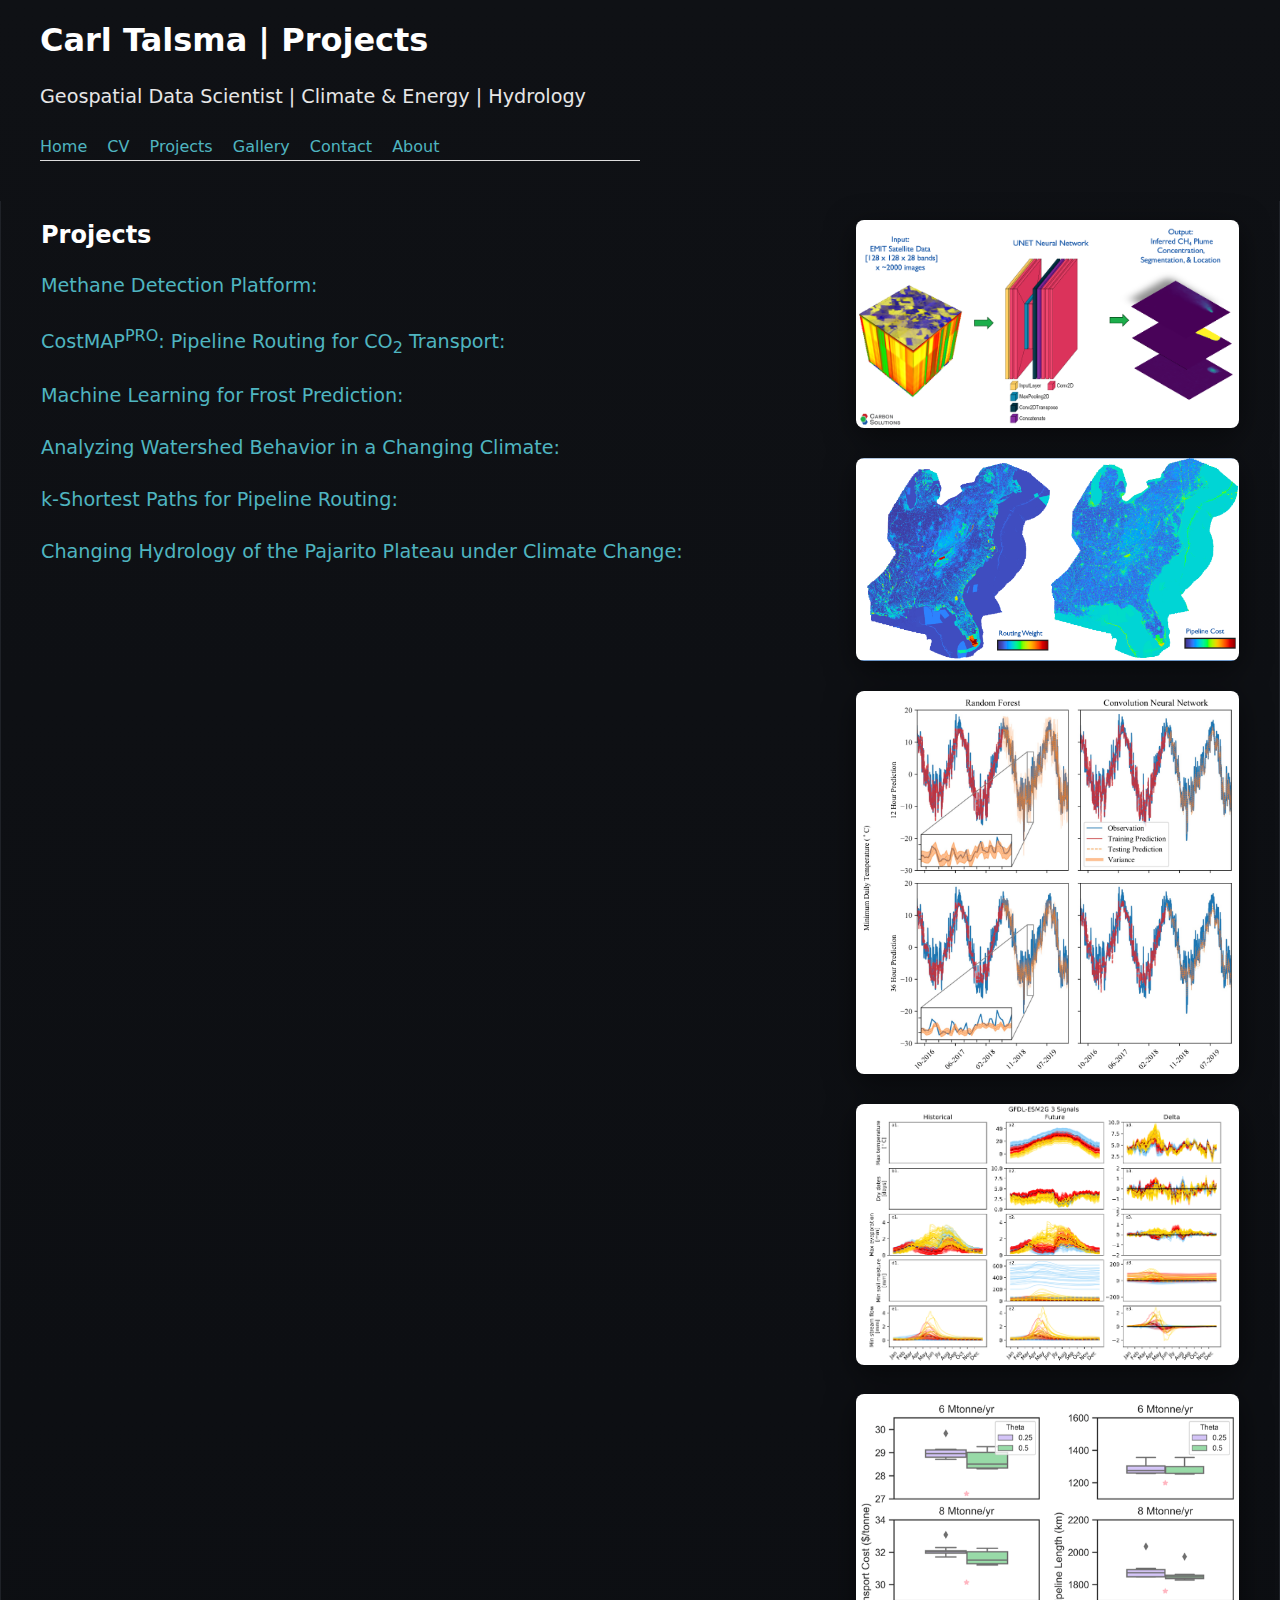
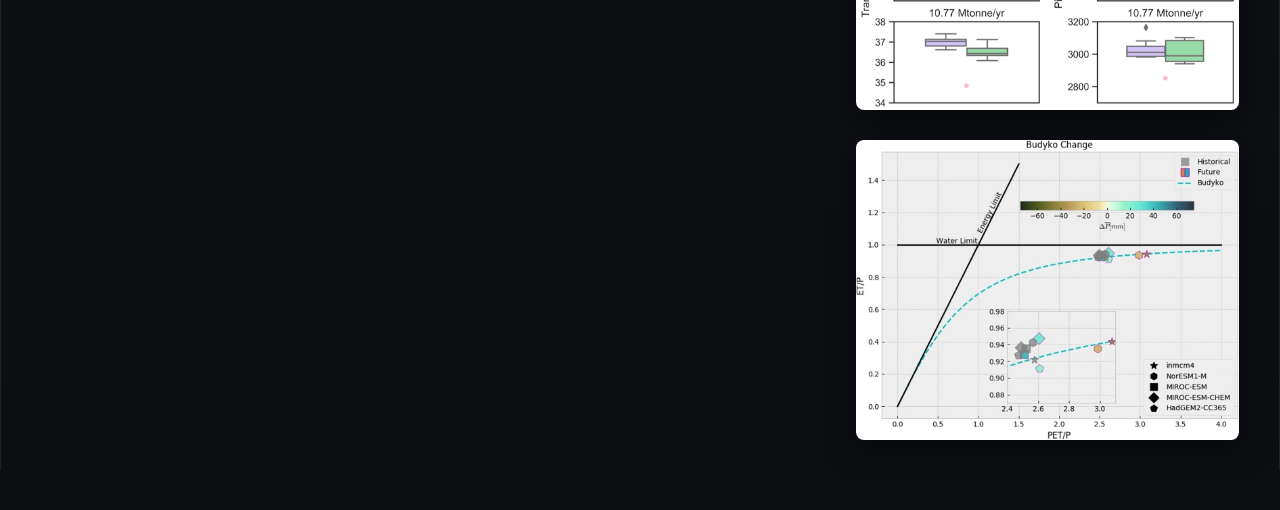
<file: projects/index.html>
<!DOCTYPE html>
<html lang="en">
<head>
  <meta charset="UTF-8">
  <title>Carl Talsma | Portfolio</title>
  <link rel="stylesheet" href="../css/style.css">
  <link rel="icon" type="image/svg+xml" href="https://upload.wikimedia.org/wikipedia/commons/f/fa/Globe.svg">
</head>
<body>

<header>
  <h1>Carl Talsma | Projects</h1>
  <p>Geospatial Data Scientist | Climate & Energy | Hydrology</p>
  <nav>
    <a href="../index.html"> Home</a>
    <a href="../assets/cv/">CV</a>
    <a href="index.html">Projects</a>
    <a href="../Gallery/index.html">Gallery</a>
    <a href="../index.html#contact">Contact</a>
    <a href="../index.html#about">About</a>
  </nav>
</header>

<div class="layout">
  
  <div class="main-content">
    <section>
    <h2>Projects</h2>
    <p>
      <a href="methane-detection.html">Methane Detection Platform: </a>
    </p>

    <p>
      <a href="costmap.html">CostMAP<sup>PRO</sup>: Pipeline Routing for CO<sub>2</sub> Transport: </a>
    </p>

    <p>
      <a href="frost.html">Machine Learning for Frost Prediction: </a>
    </p>

    <p>
      <a href="crb.html">Analyzing Watershed Behavior in a Changing Climate: </a>
    </p>

    <p>
      <a href="k-shortest.html">k-Shortest Paths for Pipeline Routing: </a>
    </p>

    <p>
      <a href="pajarito.html">Changing Hydrology of the Pajarito Plateau under Climate Change: </a>
    </p>
    </section>
  </div>

  <div class="side-content">
    <p>
    <img src="../assets/figures/methaneDART/methaneDART_workflow.png" width="80%">
    </p>

    <p>
    <img src="../assets/figures/costmap/cost_surfaces.png" width="80%">
    </p>

    <p>
    <img src="../assets/figures/frost/timeSeries.jpg" width="80%">
    </p>
    
    <p>
    <img src="../assets/figures/NMFk/5day_GFDL-ESM2G_chrono_groups-3.png" width="80%">
    </p>

    <p>
    <img src="../assets/figures/k-shortest/Figure_5.png" width="60%">
    </p>

    <p>
    <img src="../assets/figures/pajarito/budyko.jpg" width="80%">
    </p>
  </div>
</div>

</body>
</html>
</file>
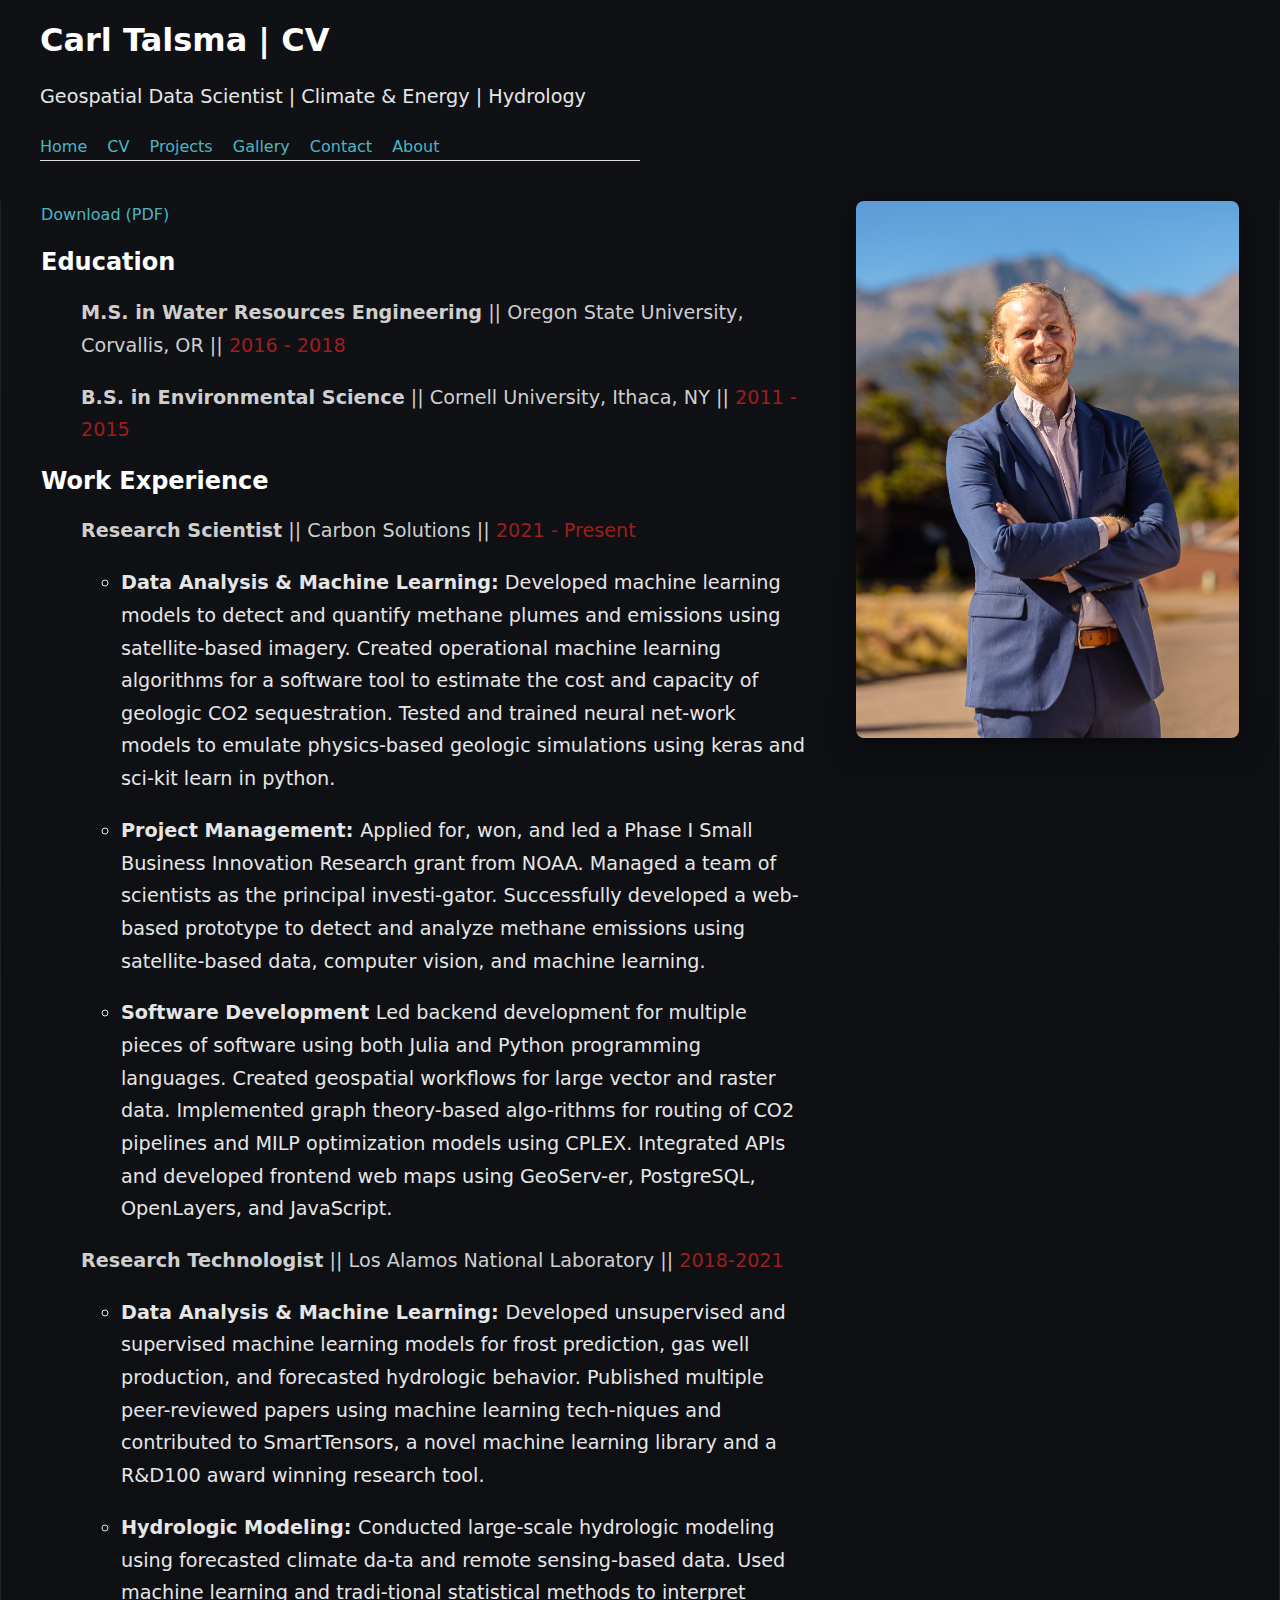
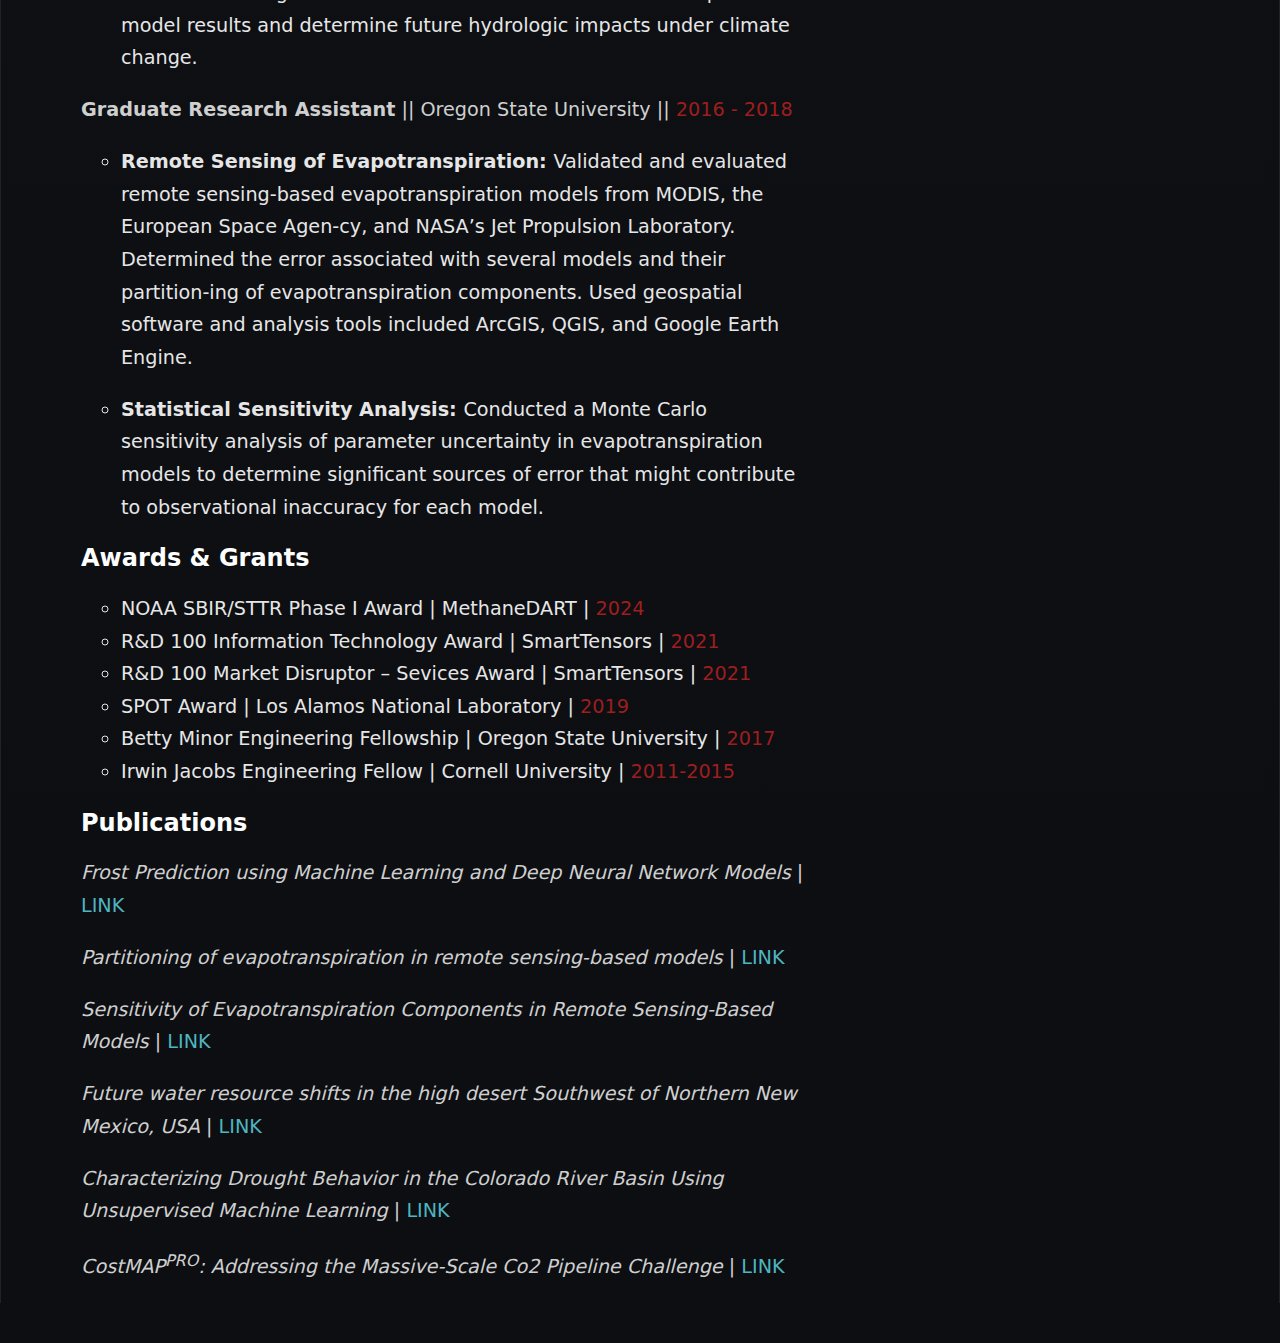
<file: assets/cv/index.html>
<!DOCTYPE html>
<html lang="en">
<head>
  <meta charset="UTF-8">
  <title>Carl Talsma | Portfolio</title>
  <link rel="stylesheet" href="../../css/style.css">
  <link rel="icon" type="image/svg+xml" href="https://upload.wikimedia.org/wikipedia/commons/f/fa/Globe.svg">
</head>
<body>

<header>
  <h1>Carl Talsma | CV</h1>
  <p>Geospatial Data Scientist | Climate & Energy | Hydrology</p>
  <nav>
    <a href="../../index.html"> Home</a>
    <a href="index.html">CV</a>
    <a href="../../projects/">Projects</a>
    <a href="../../Gallery/index.html">Gallery</a>
    <a href="../../index.html ">Contact</a>
    <a href="../../index.html ">About</a>
  </nav>
</header>

<div class="layout">
  <div class="main-content">
    <a href="CV_CarlTalsma_2026-01-01.pdf" target="_blank">Download (PDF)</a>
    <h2> Education </h2>
    <ul>
      <p>
        <strong>M.S. in Water Resources Engineering</strong> || Oregon State University, Corvallis, OR || <span class="red"> 2016 - 2018</span>
      </p>
      <p>
        <strong>B.S. in Environmental Science</strong> || Cornell University, Ithaca, NY || <span class="red"> 2011 - 2015</span>
      </p>
    </ul>

    <h2> Work Experience </h2>
    <ul>
      <p>
        <strong>Research Scientist</strong> || Carbon Solutions || <span class="red"> 2021 - Present</span>
        <ul>
          <p>
          <li>
            <strong>Data Analysis & Machine Learning:</strong>
            Developed machine learning models to detect and quantify methane plumes and emissions using satellite-based imagery. Created operational machine learning algorithms for a software tool to estimate the cost and capacity of geologic CO2 sequestration. Tested and trained neural net-work models to emulate physics-based geologic simulations using keras and sci-kit learn in python.
          </li>
          </p>
          <p>
          <li>
            <strong>Project Management:  </strong>
            Applied for, won, and led a Phase I Small Business Innovation Research grant from NOAA. Managed a team of scientists as the principal investi-gator. Successfully developed a web-based prototype to detect and analyze methane emissions using satellite-based data, computer vision, and machine learning. 
          </li>
          </p>
          <p>
          <li>
            <strong>Software Development  </strong>
            Led backend development for multiple pieces of software using both Julia and Python programming languages. Created geospatial workflows for large vector and raster data. Implemented graph theory-based algo-rithms for routing of CO2 pipelines and MILP optimization models using CPLEX. Integrated APIs and developed frontend web maps using GeoServ-er, PostgreSQL, OpenLayers, and JavaScript.   
          </li>
          </p>
        </ul>
      </p>
      <p>
        <strong>Research Technologist</strong> || Los Alamos National Laboratory || <span class="red"> 2018-2021</span>
        <ul>
          <p>
          <li>
            <strong>Data Analysis & Machine Learning:  </strong>
            Developed unsupervised and supervised machine learning models for frost prediction, gas well production, and forecasted hydrologic behavior. Published multiple peer-reviewed papers using machine learning tech-niques and contributed to SmartTensors, a novel machine learning library and a R&D100 award winning research tool.
          </li>
          </p>
          <p>
          <li>
            <strong>Hydrologic Modeling:  </strong>
            Conducted large-scale hydrologic modeling using forecasted climate da-ta and remote sensing-based data. Used machine learning and tradi-tional statistical methods to interpret model results and determine future hydrologic impacts under climate change.
          </li>
          </p>
        </ul>
      </p>
      <p>
        <strong>Graduate Research Assistant</strong> || Oregon State University || <span class="red"> 2016 - 2018</span>
        <ul>
          <p>
          <li>
            <strong>Remote Sensing of Evapotranspiration:  </strong>
            Validated and evaluated remote sensing-based evapotranspiration models from MODIS, the European Space Agen-cy, and NASA’s Jet Propulsion Laboratory. Determined the error associated with several models and their partition-ing of evapotranspiration components. Used geospatial software and analysis tools included ArcGIS, QGIS, and Google Earth Engine.
          </li>
          </p>
          <p>
          <li>
            <strong>Statistical Sensitivity Analysis:  </strong>
            Conducted a Monte Carlo sensitivity analysis of parameter uncertainty in evapotranspiration models to determine significant sources of error that might contribute to observational inaccuracy for each model.
          </li>
          </p>
        </ul>
      </p>
      <p>
      <h2> Awards & Grants </h2>
      <ul>
        <li>NOAA SBIR/STTR Phase I Award | MethaneDART | <span class="red">2024</span></li>
        <li>R&D 100 Information Technology Award | SmartTensors | <span class="red">2021</span></li>
        <li>R&D 100 Market Disruptor – Sevices Award | SmartTensors | <span class="red">2021</span></li>
        <li>SPOT Award | Los Alamos National Laboratory | <span class="red">2019</span></li>
        <li>Betty Minor Engineering Fellowship | Oregon State University | <span class="red">2017</span></li>
        <li>Irwin Jacobs Engineering Fellow | Cornell University | <span class="red">2011-2015</span></li>
      </ul>

      <h2> Publications </h2>
      <p>
        <p><i>Frost Prediction using Machine Learning and Deep Neural Network Models</i> | <a href="https://www.frontiersin.org/journals/artificial-intelligence/articles/10.3389/frai.2022.963781/full"> LINK</a></p> 
        <p><i>Partitioning of evapotranspiration in remote sensing-based models</i> | <a href="https://www.sciencedirect.com/science/article/abs/pii/S016819231830162X"> LINK</a></p> 
        <p><i>Sensitivity of Evapotranspiration Components in Remote Sensing-Based Models</i> | <a href="https://www.mdpi.com/2072-4292/10/10/1601"> LINK</a></p>
        <p><i>Future water resource shifts in the high desert Southwest of Northern New Mexico, USA</i> | <a href="https://www.sciencedirect.com/science/article/pii/S2214581819303027"> LINK</a></p>
        <p><i>Characterizing Drought Behavior in the Colorado River Basin Using Unsupervised Machine Learning</i> | <a href= "https://agupubs.onlinelibrary.wiley.com/doi/full/10.1029/2021EA002086"> LINK</a></p>
        <p><i>CostMAP<sup>PRO</sup>: Addressing the Massive-Scale Co2 Pipeline Challenge</i> | <a href="https://papers.ssrn.com/sol3/papers.cfm?abstract_id=4273192"> LINK</a></p>
      </p>
    </ul>
  </div>
  <div class="side-content">
    <img src="../figures/Carl_Talsma_Headshot.jpg">
  </div>
</div>
</file>
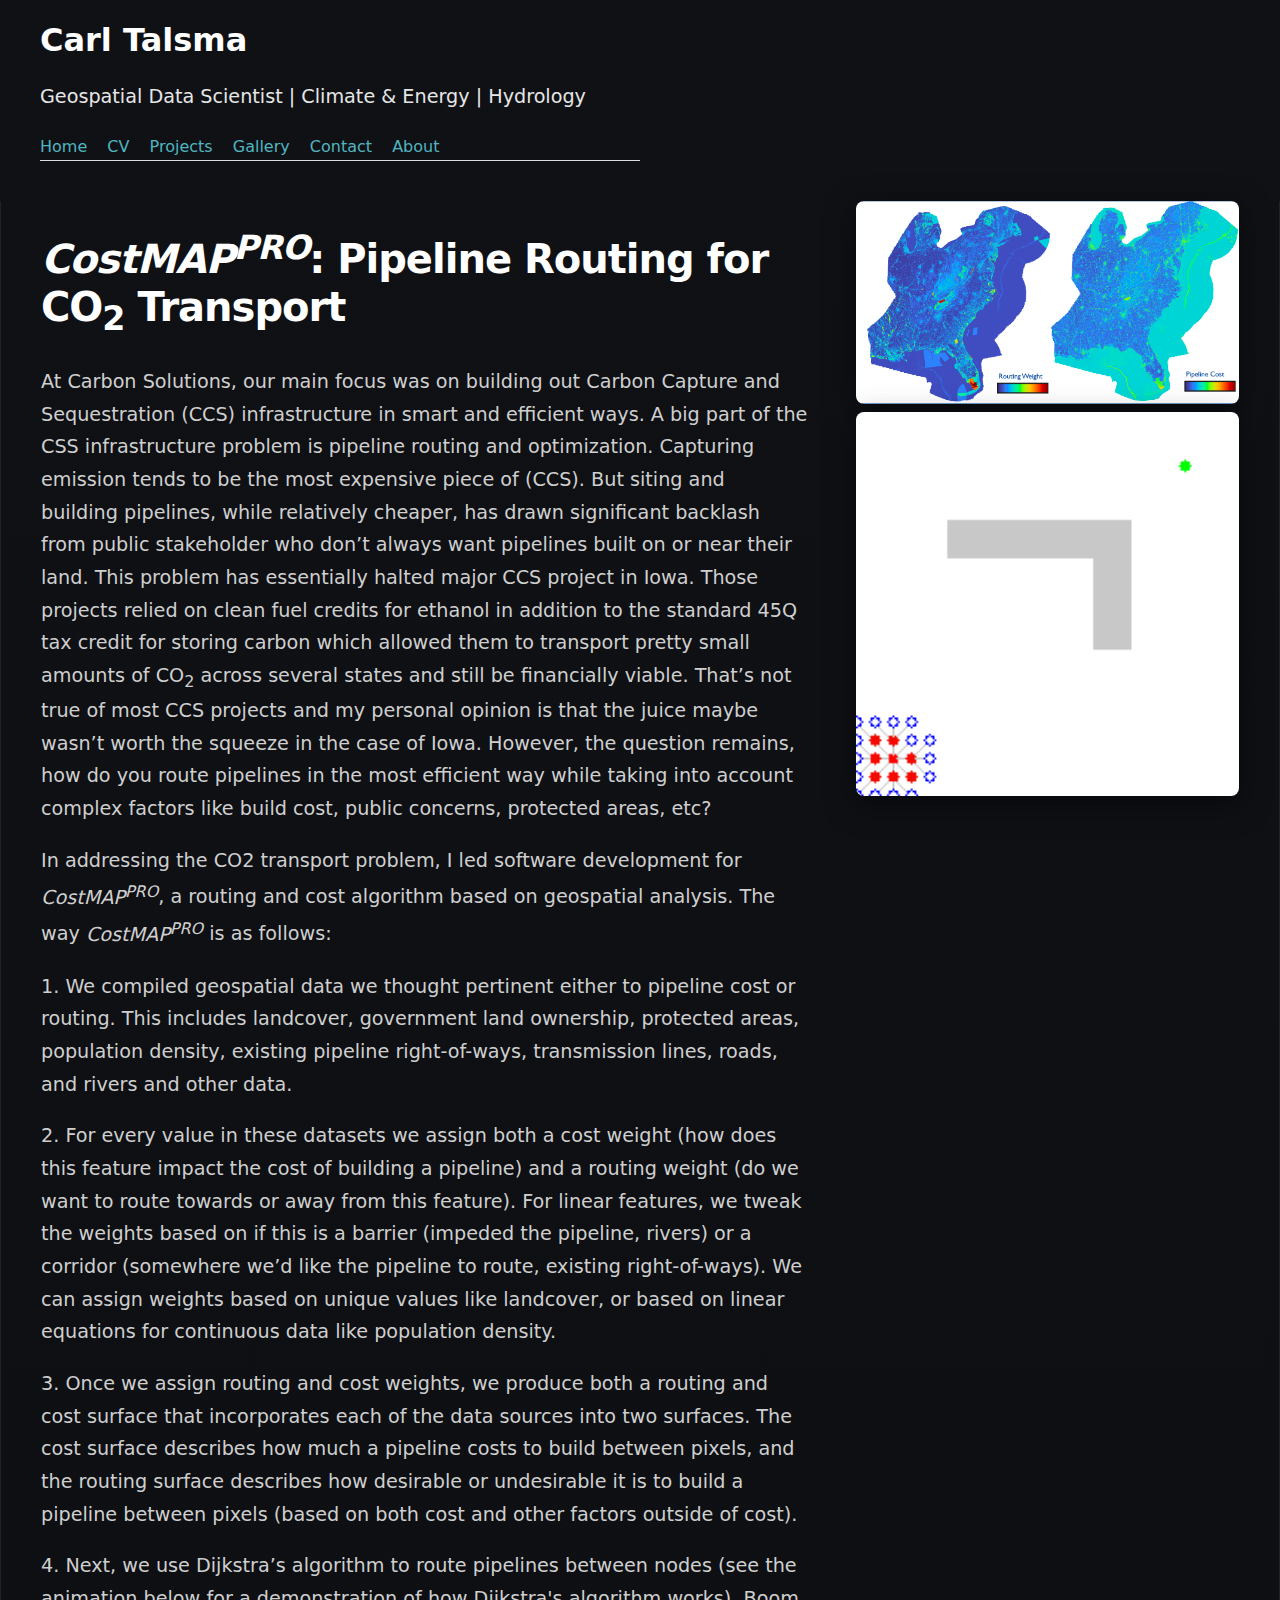
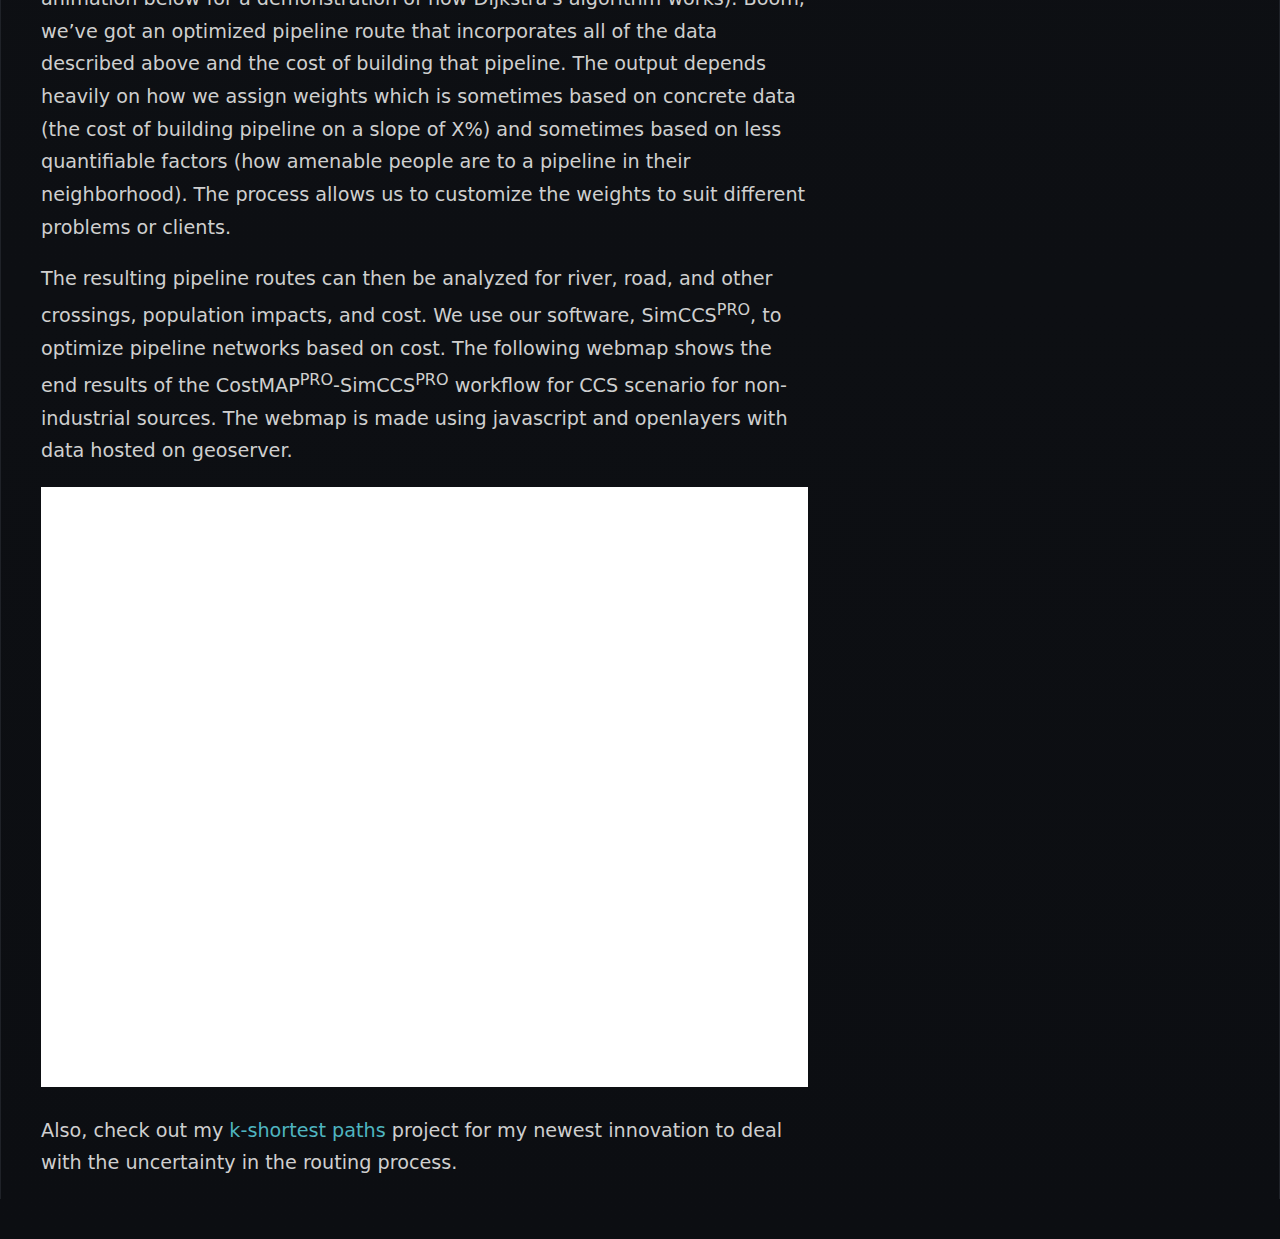
<file: projects/costmap.html>
<!DOCTYPE html>
<html lang="en">
<head>
  <meta charset="UTF-8">
  <title>Carl Talsma | Portfolio</title>
  <link rel="stylesheet" href="../css/style.css">
  <link rel="icon" type="image/svg+xml" href="https://upload.wikimedia.org/wikipedia/commons/f/fa/Globe.svg">
</head>
<body>

<header>
  <h1>Carl Talsma</h1>
  <p>Geospatial Data Scientist | Climate & Energy | Hydrology</p>
  <nav>
    <a href="../index.html"> Home</a>
    <a href="../assets/cv/">CV</a>
    <a href="index.html">Projects</a>
    <a href="../Gallery/index.html">Gallery</a>
    <a href="../index.html#contact">Contact</a>
    <a href="../index.html#about">About</a>
  </nav>
</header>

<section id="costmap">
  <div class="layout">
  
    <div class="main-content">
      <h1><i>CostMAP<sup>PRO</sup></i>: Pipeline Routing for CO<sub>2</sub> Transport</h1>

      <p>
      At Carbon Solutions, our main focus was on building out Carbon Capture and Sequestration (CCS) infrastructure in smart and efficient ways. A big part of the CSS infrastructure problem is pipeline routing and optimization. Capturing emission tends to be the most expensive piece of (CCS). But siting and building pipelines, while relatively cheaper, has drawn significant backlash from public stakeholder who don’t always want pipelines built on or near their land. This problem has essentially halted major CCS project in Iowa. Those projects relied on clean fuel credits for ethanol in addition to the standard 45Q tax credit for storing carbon which allowed them to transport pretty small amounts of CO<sub>2</sub> across several states and still be financially viable. That’s not true of most CCS projects and my personal opinion is that the juice maybe wasn’t worth the squeeze in the case of Iowa. However, the question remains, how do you route pipelines in the most efficient way while taking into account complex factors like build cost, public concerns, protected areas, etc? 
      </p>

      <p>
      In addressing the CO2 transport problem, I led software development for <i>CostMAP<sup>PRO</sup></i>, a routing and cost algorithm based on geospatial analysis. The way <i>CostMAP<sup>PRO</sup></i> is as follows:
      </p>

      <p>
      1. We compiled geospatial data we thought pertinent either to pipeline cost or routing. This includes landcover, government land ownership, protected areas, population density, existing pipeline right-of-ways, transmission lines, roads, and rivers and other data. 
      </p>

      <p>
      2. For every value in these datasets we assign both a cost weight (how does this feature impact the cost of building a pipeline) and a routing weight (do we want to route towards or away from this feature). For linear features, we tweak the weights based on if this is a barrier (impeded the pipeline, rivers) or a corridor (somewhere we’d like the pipeline to route, existing right-of-ways). We can assign weights based on unique values like landcover, or based on linear equations for continuous data like population density. 
      </p>

      <p>
      3. Once we assign routing and cost weights, we produce both a routing and cost surface that incorporates each of the data sources into two surfaces. The cost surface describes how much a pipeline costs to build between pixels, and the routing surface describes how desirable or undesirable it is to build a pipeline between pixels (based on both cost and other factors outside of cost).
      </p>

      <p>
      4. Next, we use Dijkstra’s algorithm to route pipelines between nodes (see the animation below for a demonstration of how Dijkstra's algorithm works). Boom, we’ve got an optimized pipeline route that incorporates all of the data described above and the cost of building that pipeline. The output depends heavily on how we assign weights which is sometimes based on concrete data (the cost of building pipeline on a slope of X%) and sometimes based on less quantifiable factors (how amenable people are to a pipeline in their neighborhood). The process allows us to customize the weights to suit different problems or clients. 
      </p>

      <p>
      The resulting pipeline routes can then be analyzed for river, road, and other crossings, population impacts, and cost. We use our software, SimCCS<sup>PRO</sup>, to optimize pipeline networks based on cost. The following webmap shows the end results of the CostMAP<sup>PRO</sup>-SimCCS<sup>PRO</sup> workflow for CCS scenario for non-industrial sources. The webmap is made using javascript and openlayers with data hosted on geoserver.
      </p>

      <iframe
        width="100%"
        height="600"
        src="https://freeview-caelp-results.onrender.com"
        title="CostMAP Webmap"
        frameborder="0"
        allowfullscreen>
      </iframe>

      <p>
      Also, check out my <a href="#kshortest">k-shortest paths</a> project for my newest innovation to deal with the uncertainty in the routing process.
      </p>
    </div>

    <div class="side-content">
      <img src="../assets/figures/costmap/cost_surfaces.png" width="100%">

      <img src="../assets/figures/costmap/Dijkstras_progress_animation.gif" width="60%">
    </div>
</section>

</body>
</html>
</file>
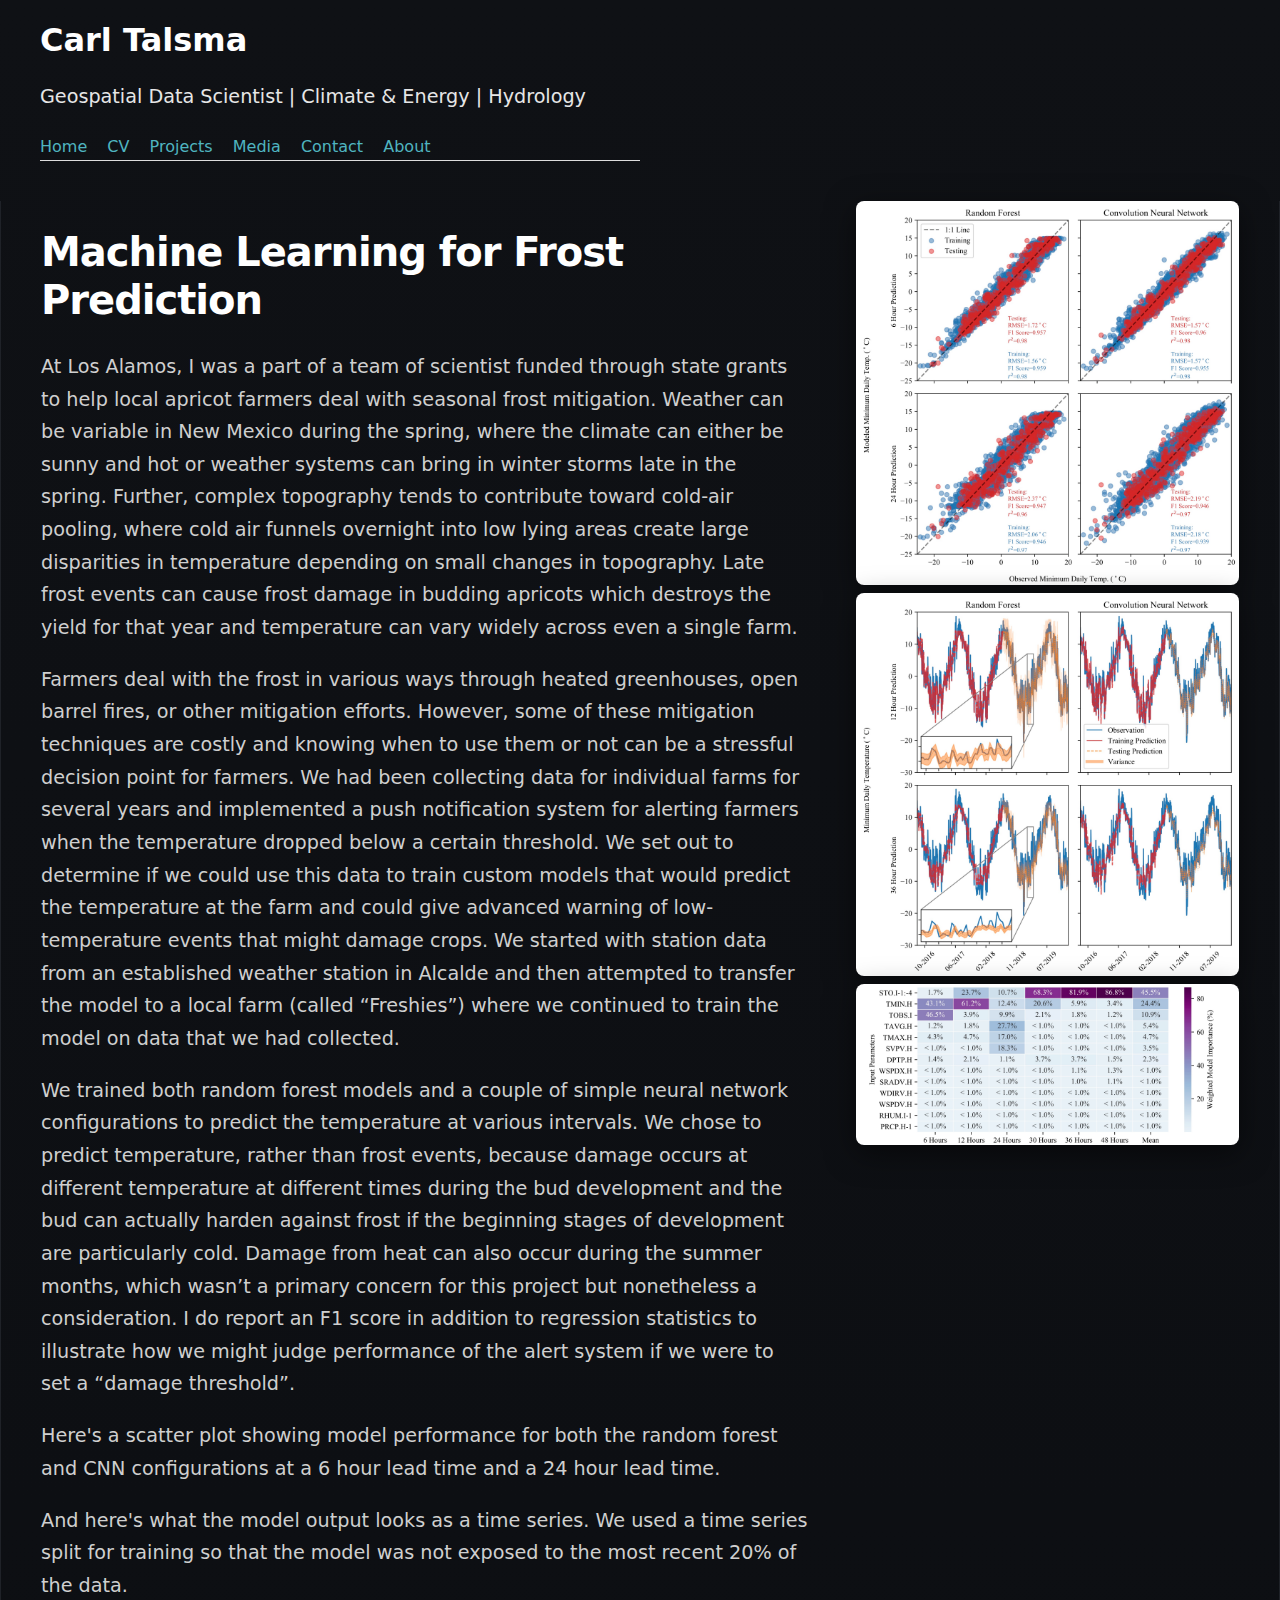
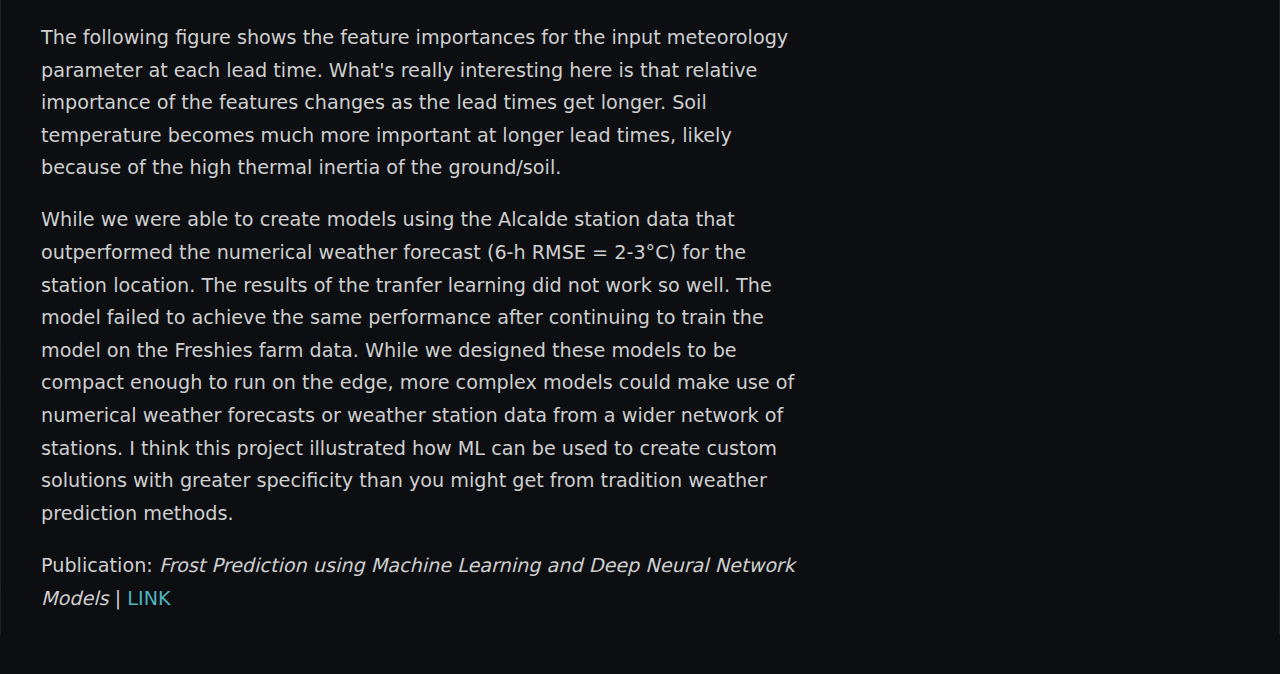
<file: projects/frost.html>
<!DOCTYPE html>
<html lang="en">
<head>
  <meta charset="UTF-8">
  <title>Carl Talsma | Portfolio</title>
  <link rel="stylesheet" href="../css/style.css">
  <link rel="icon" type="image/svg+xml" href="https://upload.wikimedia.org/wikipedia/commons/f/fa/Globe.svg">
</head>
<body>

<header>
  <h1>Carl Talsma</h1>
  <p>Geospatial Data Scientist | Climate & Energy | Hydrology</p>
  <nav>
    <a href="../index.html"> Home</a>
    <a href="../assets/cv/">CV</a>
    <a href="index.html">Projects</a>
    <a href="../Media/index.html">Media</a>
    <a href="../index.html#contact">Contact</a>
    <a href="../index.html#about">About</a>
  </nav>
</header>

<section id="frost">
  <div class="layout">
  
    <div class="main-content">
      <h1>Machine Learning for Frost Prediction</h1>

      <p>
      At Los Alamos, I was a part of a team of scientist funded through state grants to help local apricot farmers deal with seasonal frost mitigation. Weather can be variable in New Mexico during the spring, where the climate can either be sunny and hot or weather systems can bring in winter storms late in the spring. Further, complex topography tends to contribute toward cold-air pooling, where cold air funnels overnight into low lying areas create large disparities in temperature depending on small changes in topography. Late frost events can cause frost damage in budding apricots which destroys the yield for that year and temperature can vary widely across even a single farm. 
      </p>

      <p>
      Farmers deal with the frost in various ways through heated greenhouses, open barrel fires, or other mitigation efforts. However, some of these mitigation techniques are costly and knowing when to use them or not can be a stressful decision point for farmers. We had been collecting data for individual farms for several years and implemented a push notification system for alerting farmers when the temperature dropped below a certain threshold. We set out to determine if we could use this data to train custom models that would predict the temperature at the farm and could give advanced warning of low-temperature events that might damage crops. We started with station data from an established weather station in Alcalde and then attempted to transfer the model to a local farm (called “Freshies”) where we continued to train the model on data that we had collected.
      </p>

      <p>
      We trained both random forest models and a couple of simple neural network configurations to predict the temperature at various intervals. We chose to predict temperature, rather than frost events, because damage occurs at different temperature at different times during the bud development and the bud can actually harden against frost if the beginning stages of development are particularly cold. Damage from heat can also occur during the summer months, which wasn’t a primary concern for this project but nonetheless a consideration. I do report an F1 score in addition to regression statistics to illustrate how we might judge performance of the alert system if we were to set a “damage threshold”.
      </p>

      <p>
      Here's a scatter plot showing model performance for both the random forest and CNN configurations at a 6 hour lead time and a 24 hour lead time.
      </p>

      <p>
      And here's what the model output looks as a time series. We used a time series split for training so that the model was not exposed to the most recent 20% of the data.
      </p>

      <p>
      The following figure shows the feature importances for the input meteorology parameter at each lead time. What's really interesting here is that relative importance of the features changes as the lead times get longer. Soil temperature becomes much more important at longer lead times, likely because of the high thermal inertia of the ground/soil. 
      </p>

      <p>
      While we were able to create models using the Alcalde station data that outperformed the numerical weather forecast (6-h RMSE = 2-3°C) for the station location. The results of the tranfer learning did not work so well. The model failed to achieve the same performance after continuing to train the model on the Freshies farm data. While we designed these models to be compact enough to run on the edge, more complex models could make use of numerical weather forecasts or weather station data from a wider network of stations. I think this project illustrated how ML can be used to create custom solutions with greater specificity than you might get from tradition weather prediction methods. 
      </p>

      <p>
        <p>Publication: <i>Frost Prediction using Machine Learning and Deep Neural Network Models</i> | <a href="https://www.frontiersin.org/journals/artificial-intelligence/articles/10.3389/frai.2022.963781/full"> LINK</a></p> 
      </p>
    </div>

    <div class="side-content">
      <img src="../assets/figures/frost/scatter.jpg" width="75%">

      <img src="../assets/figures/frost/timeSeries.jpg" width="75%">

      <img src="../assets/figures/frost/featureImportance.jpg" width="85%">

    </div>
</section>

</body>
</html>
</file>
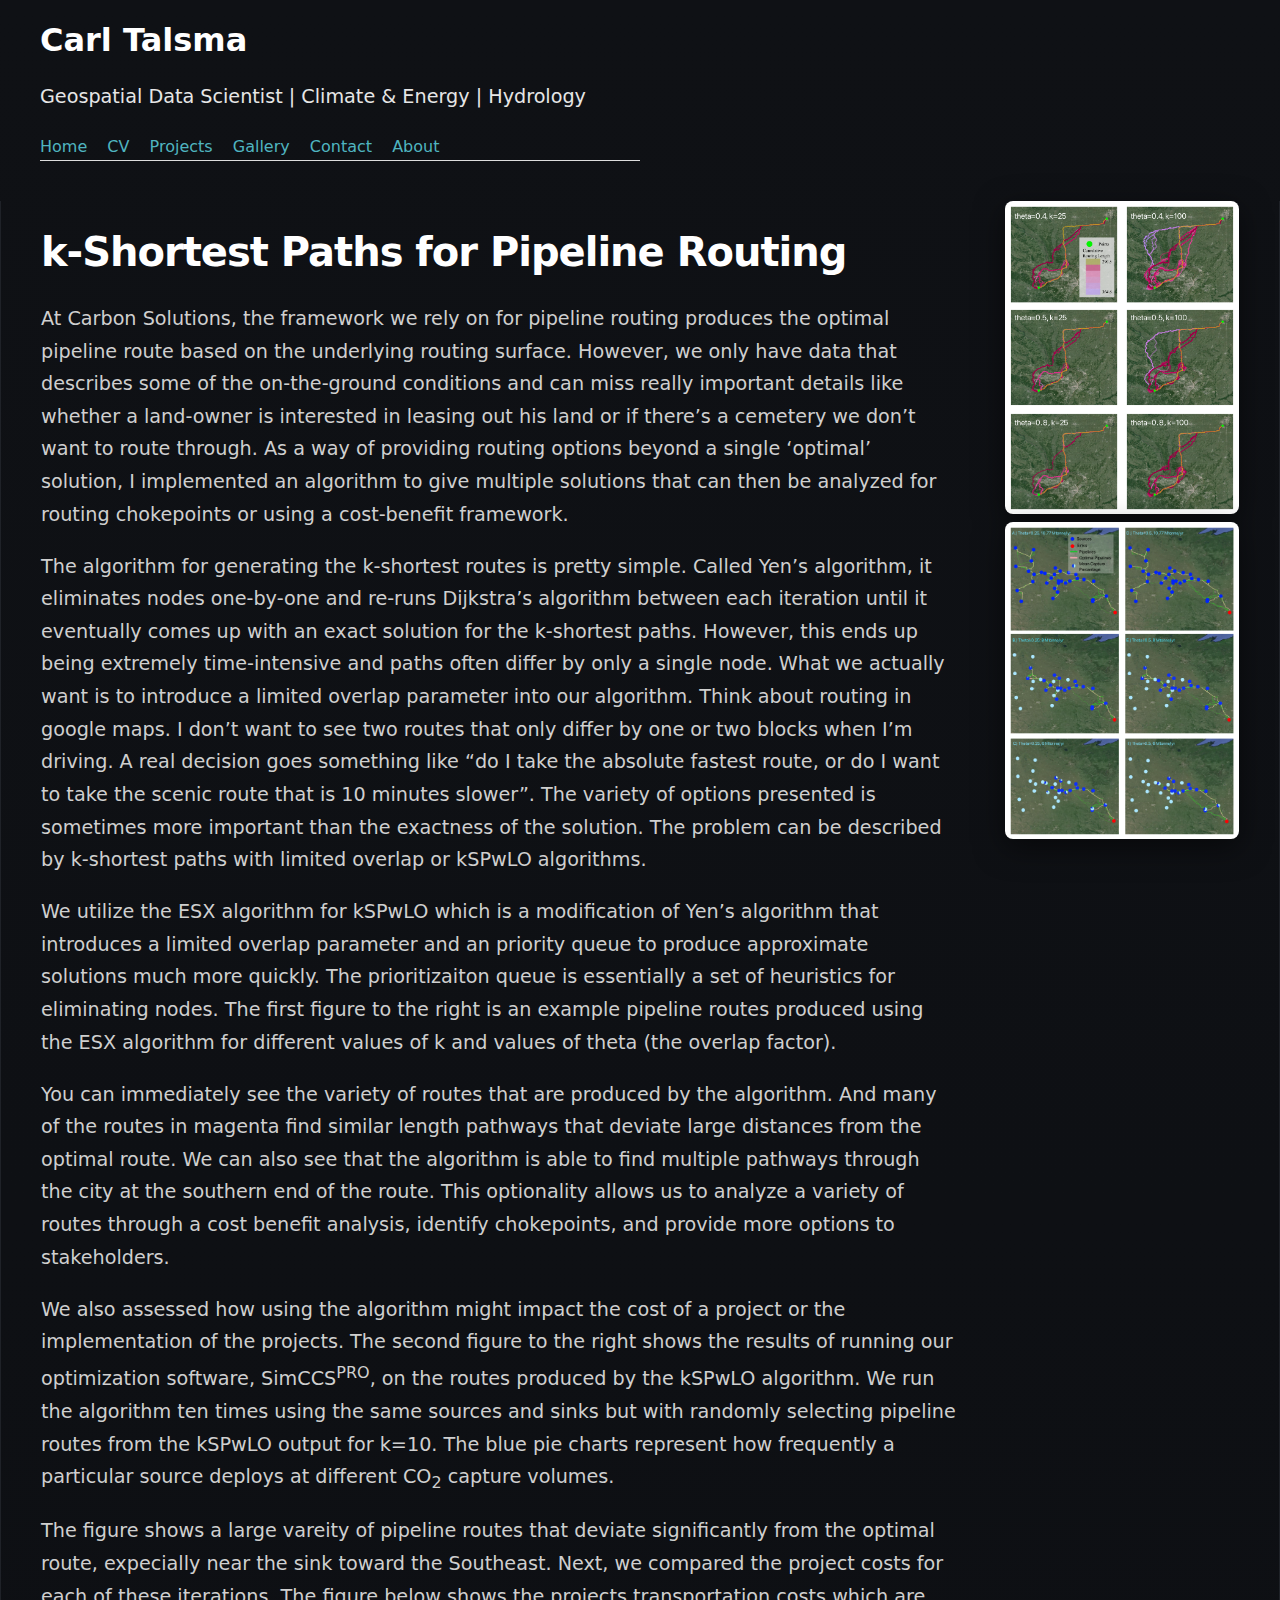
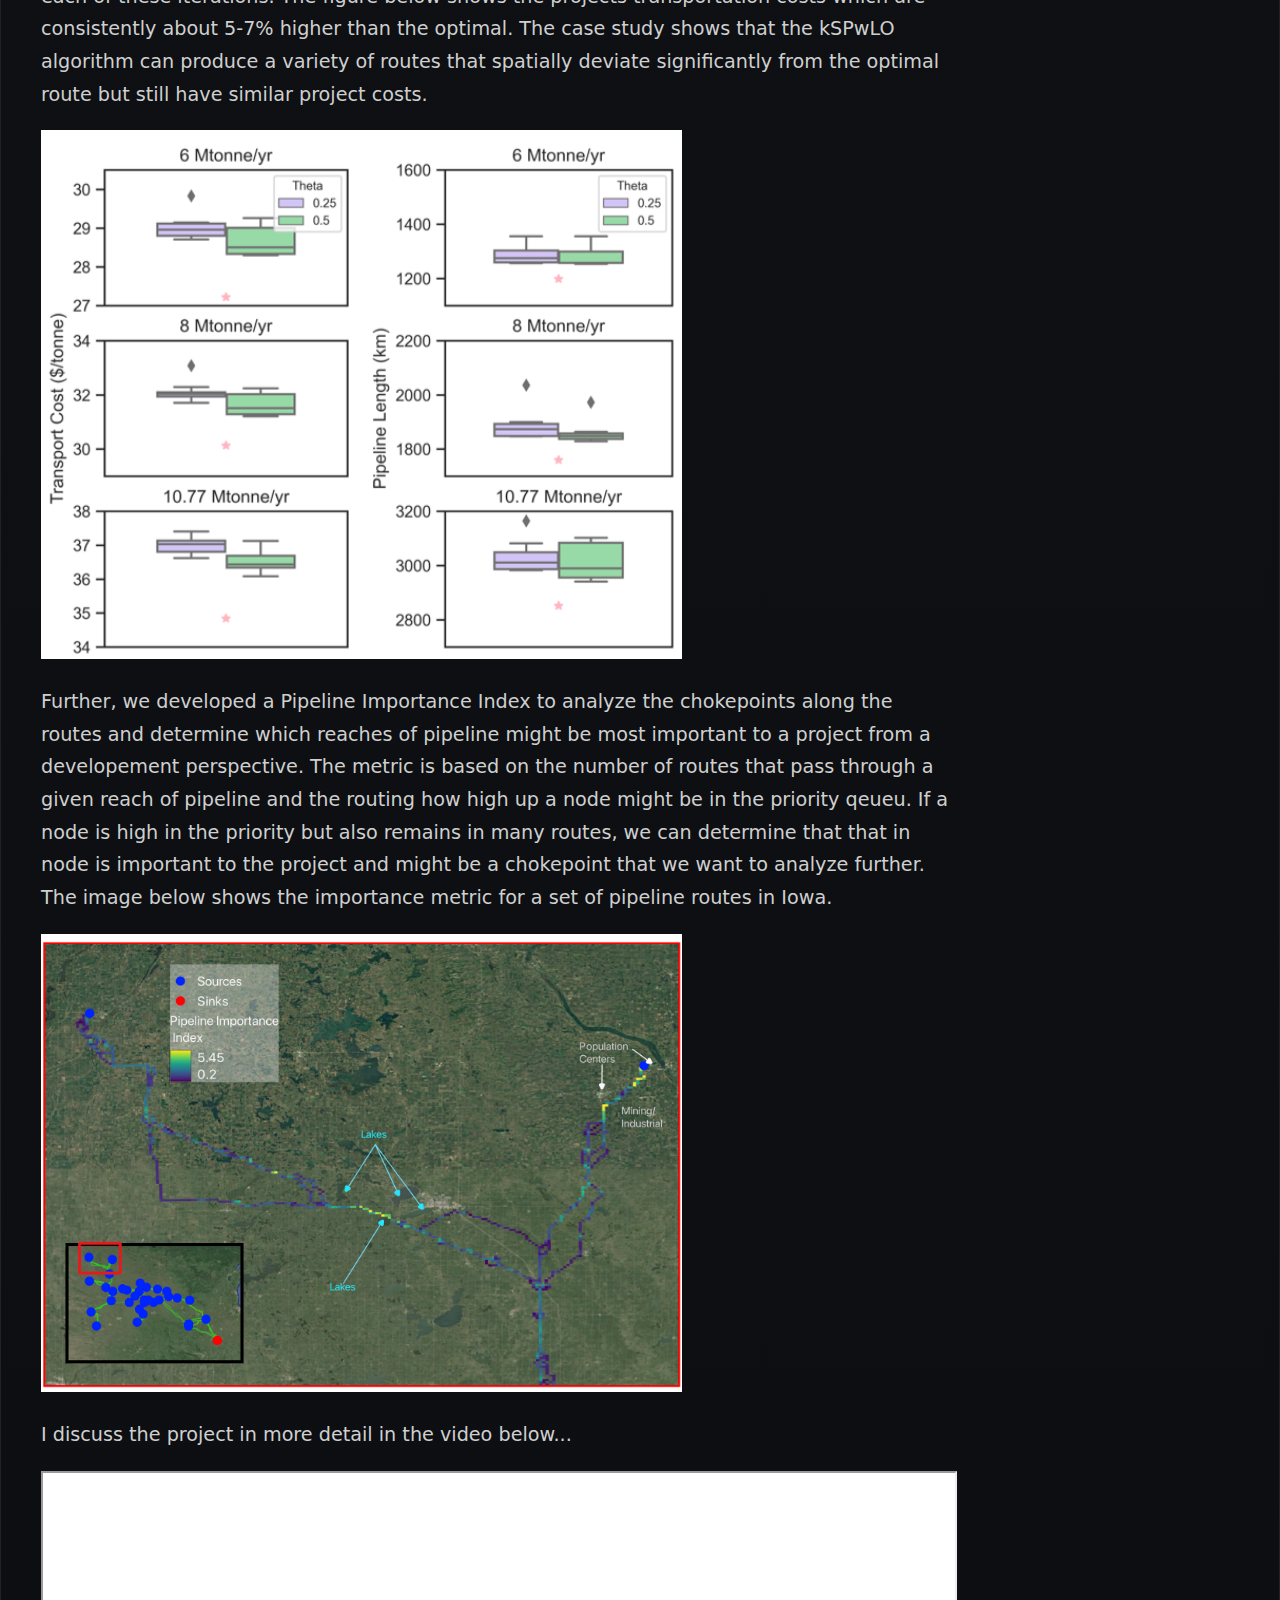
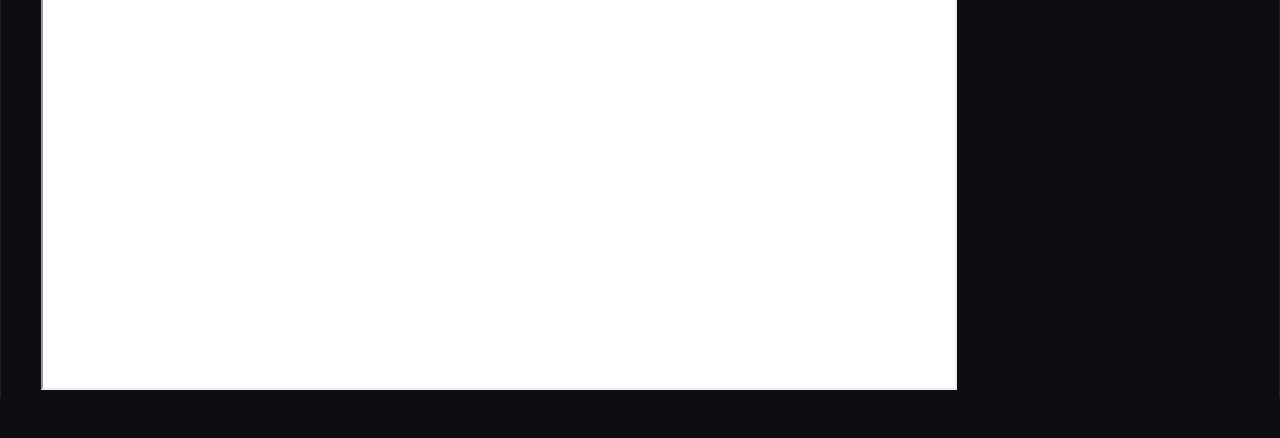
<file: projects/k-shortest.html>
<!DOCTYPE html>
<html lang="en">
<head>
  <meta charset="UTF-8">
  <title>Carl Talsma | Portfolio</title>
  <link rel="stylesheet" href="../css/style.css">
  <link rel="icon" type="image/svg+xml" href="https://upload.wikimedia.org/wikipedia/commons/f/fa/Globe.svg">
</head>
<body>

<!-- Google tag (gtag.js) -->
<script async src="https://www.googletagmanager.com/gtag/js?id=G-GNBEYLLBWK"></script>
<script>
  window.dataLayer = window.dataLayer || [];
  function gtag(){dataLayer.push(arguments);}
  gtag('js', new Date());

  gtag('config', 'G-GNBEYLLBWK');
</script>

<header>
  <h1>Carl Talsma</h1>
  <p>Geospatial Data Scientist | Climate & Energy | Hydrology</p>
  <nav>
    <a href="../index.html"> Home</a>
    <a href="../assets/cv/">CV</a>
    <a href="index.html">Projects</a>
    <a href="../Gallery/index.html">Gallery</a>
    <a href="../index.html#contact">Contact</a>
    <a href="../index.html#about">About</a>
  </nav>
</header>

<section id="kshortest">
  <div class="layout">
    <div class="main-content">
      <h1>k-Shortest Paths for Pipeline Routing</h1>
      <p>
      At Carbon Solutions, the framework we rely on for pipeline routing produces the optimal pipeline route based on the underlying routing surface. However, we only have data that describes some of the on-the-ground conditions and can miss really important details like whether a land-owner is interested in leasing out his land or if there’s a cemetery we don’t want to route through. As a way of providing routing options beyond a single ‘optimal’ solution, I implemented an algorithm to give multiple solutions that can then be analyzed for routing chokepoints or using a cost-benefit framework.
      </p>

      <p>
      The algorithm for generating the k-shortest routes is pretty simple.
      Called Yen’s algorithm, it eliminates nodes one-by-one and re-runs Dijkstra’s algorithm between each iteration until it eventually comes up with an exact solution for the k-shortest paths.
      However, this ends up being extremely time-intensive and paths often differ by only a single node. 
      What we actually want is to introduce a limited overlap parameter into our algorithm. 
      Think about routing in google maps. I don’t want to see two routes that only differ by one or two blocks when I’m driving. 
      A real decision goes something like “do I take the absolute fastest route, or do I want to take the scenic route that is 10 minutes slower”. 
      The variety of options presented is sometimes more important than the exactness of the solution. 
      The problem can be described by k-shortest paths with limited overlap or kSPwLO algorithms. 
      </p>

      <p>
      We utilize the ESX algorithm for kSPwLO which is a modification of Yen’s algorithm that introduces a limited overlap parameter and an priority queue to produce approximate solutions much more quickly.
      The prioritizaiton queue is essentially a set of heuristics for eliminating nodes. The first figure to the right is an example pipeline routes produced using the ESX algorithm for different values of k and values of theta (the overlap factor).
      </p>

      <p>
      You can immediately see the variety of routes that are produced by the algorithm.
      And many of the routes in magenta find similar length pathways that deviate large distances from the optimal route. 
      We can also see that the algorithm is able to find multiple pathways through the city at the southern end of the route. 
      This optionality allows us to analyze a variety of routes through a cost benefit analysis, identify chokepoints, and provide more options to stakeholders.
      </p>

      <p>
      We also assessed how using the algorithm might impact the cost of a project or the implementation of the projects.
      The second figure to the right shows the results of running our optimization software, SimCCS<sup>PRO</sup>, on the routes produced by the kSPwLO algorithm.
      We run the algorithm ten times using the same sources and sinks but with randomly selecting pipeline routes from the kSPwLO output for k=10.
      The blue pie charts represent how frequently a particular source deploys at different CO<sub>2</sub> capture volumes. 
      </p>

      <p>
      The figure shows a large vareity of pipeline routes that deviate significantly from the optimal route, expecially near the sink toward the Southeast. 
      Next, we compared the project costs for each of these iterations.
      The figure below shows the projects transportation costs which are consistently about 5-7% higher than the optimal.
      The case study shows that the kSPwLO algorithm can produce a variety of routes that spatially deviate significantly from the optimal route but still have similar project costs.
      </p>

      <img src="../assets/figures/k-shortest/Figure_5.png" width="70%" class="center">

      <p>
      Further, we developed a Pipeline Importance Index to analyze the chokepoints along the routes and determine which reaches of pipeline might be most important to a project from a developement perspective.
      The metric is based on the number of routes that pass through a given reach of pipeline and the routing how high up a node might be in the priority qeueu.
      If a node is high in the priority but also remains in many routes, we can determine that that in node is important to the project and might be a chokepoint that we want to analyze further.
      The image below shows the importance metric for a set of pipeline routes in Iowa.
      </p>

      <img src="../assets/figures/k-shortest/Figure_6.png" width="70%" class="center">

      <p>
      I discuss the project in more detail in the video below...
      </p>

      <div class="video-container">
        <iframe
          width="912"
          height="515"
          src="https://www.youtube-nocookie.com/embed/onjGevTBz4E?start=585"
          title="Methane Detection Platform Demo"
          allow="accelerometer; encrypted-media; gyroscope; picture-in-picture"
          allowfullscreen>
        </iframe>
      </div>
    </div>

    <div class="side-content">
      
      <img src="../assets/figures/k-shortest/Figure_2.png" width="70%">

      <img src="../assets/figures/k-shortest/Figure_3.png" width="70%">

    </div>
  </div>
</section>

</body>
</html>
</file>
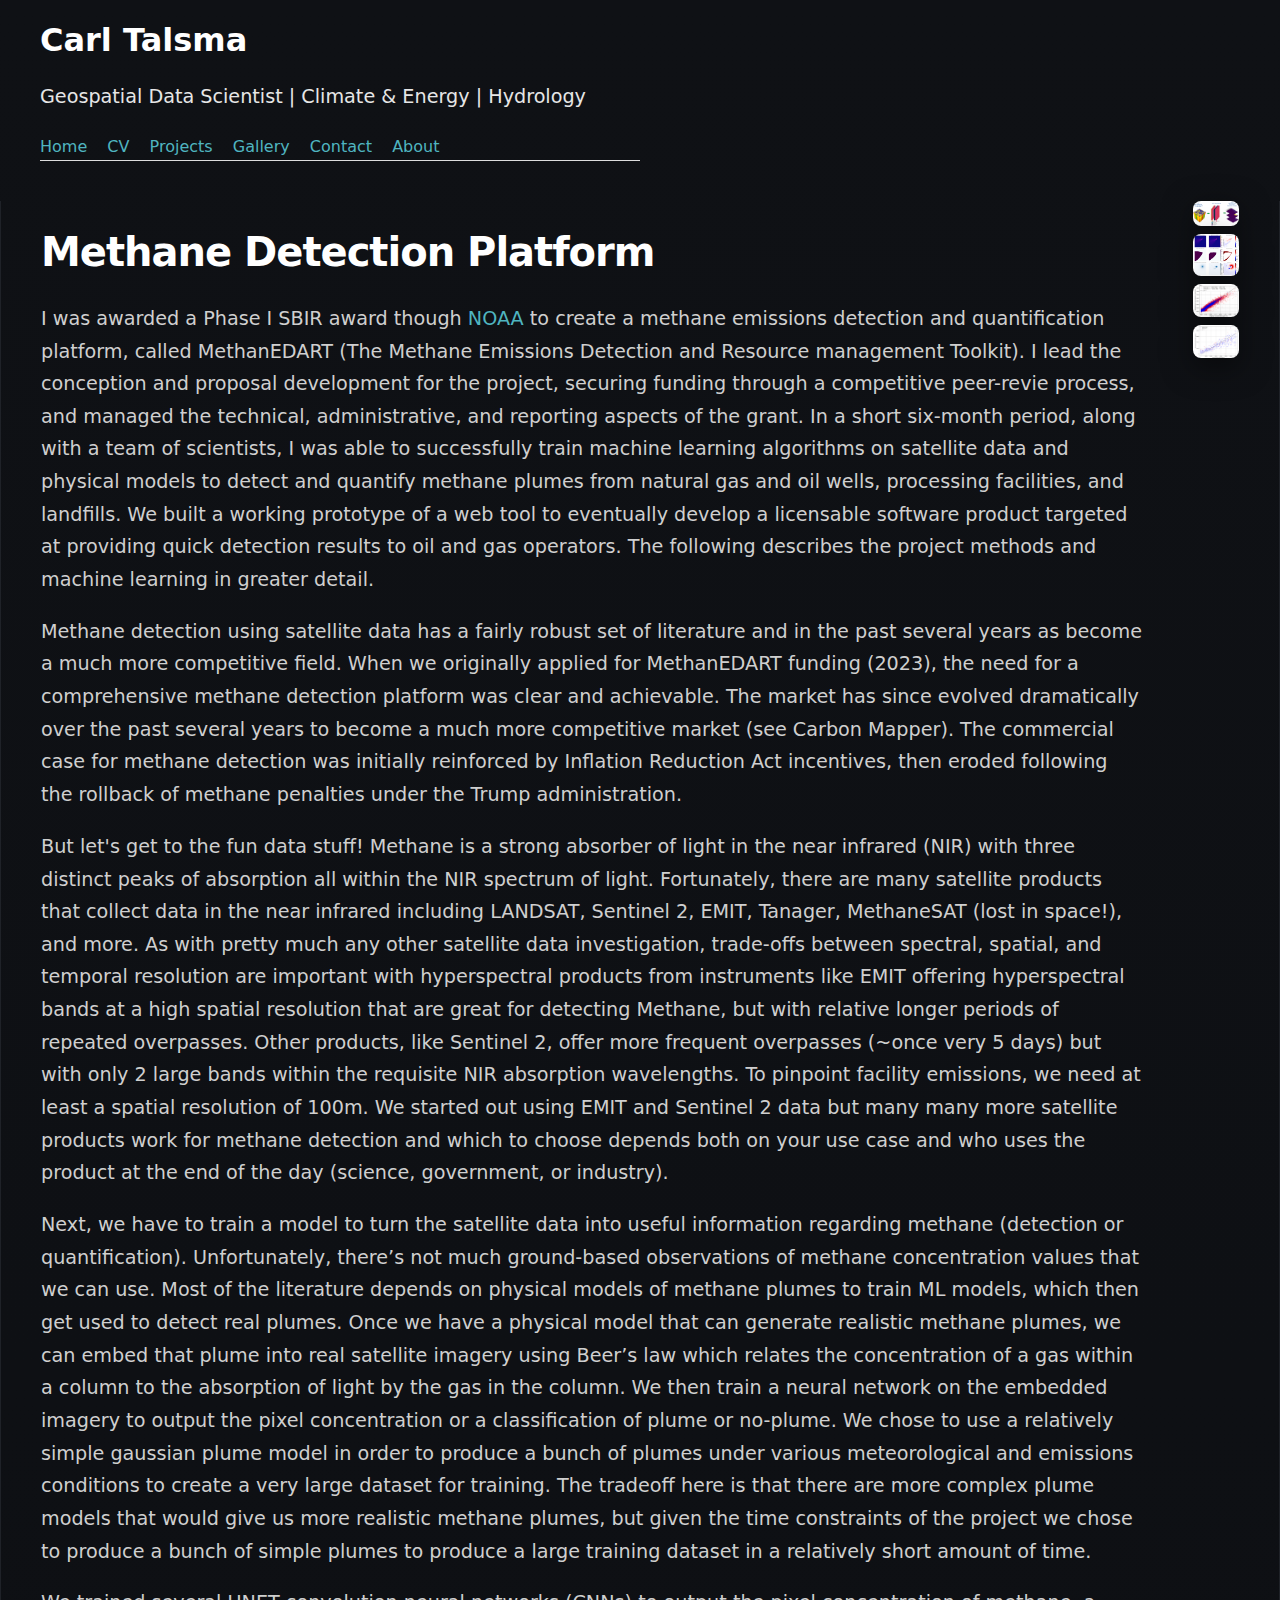
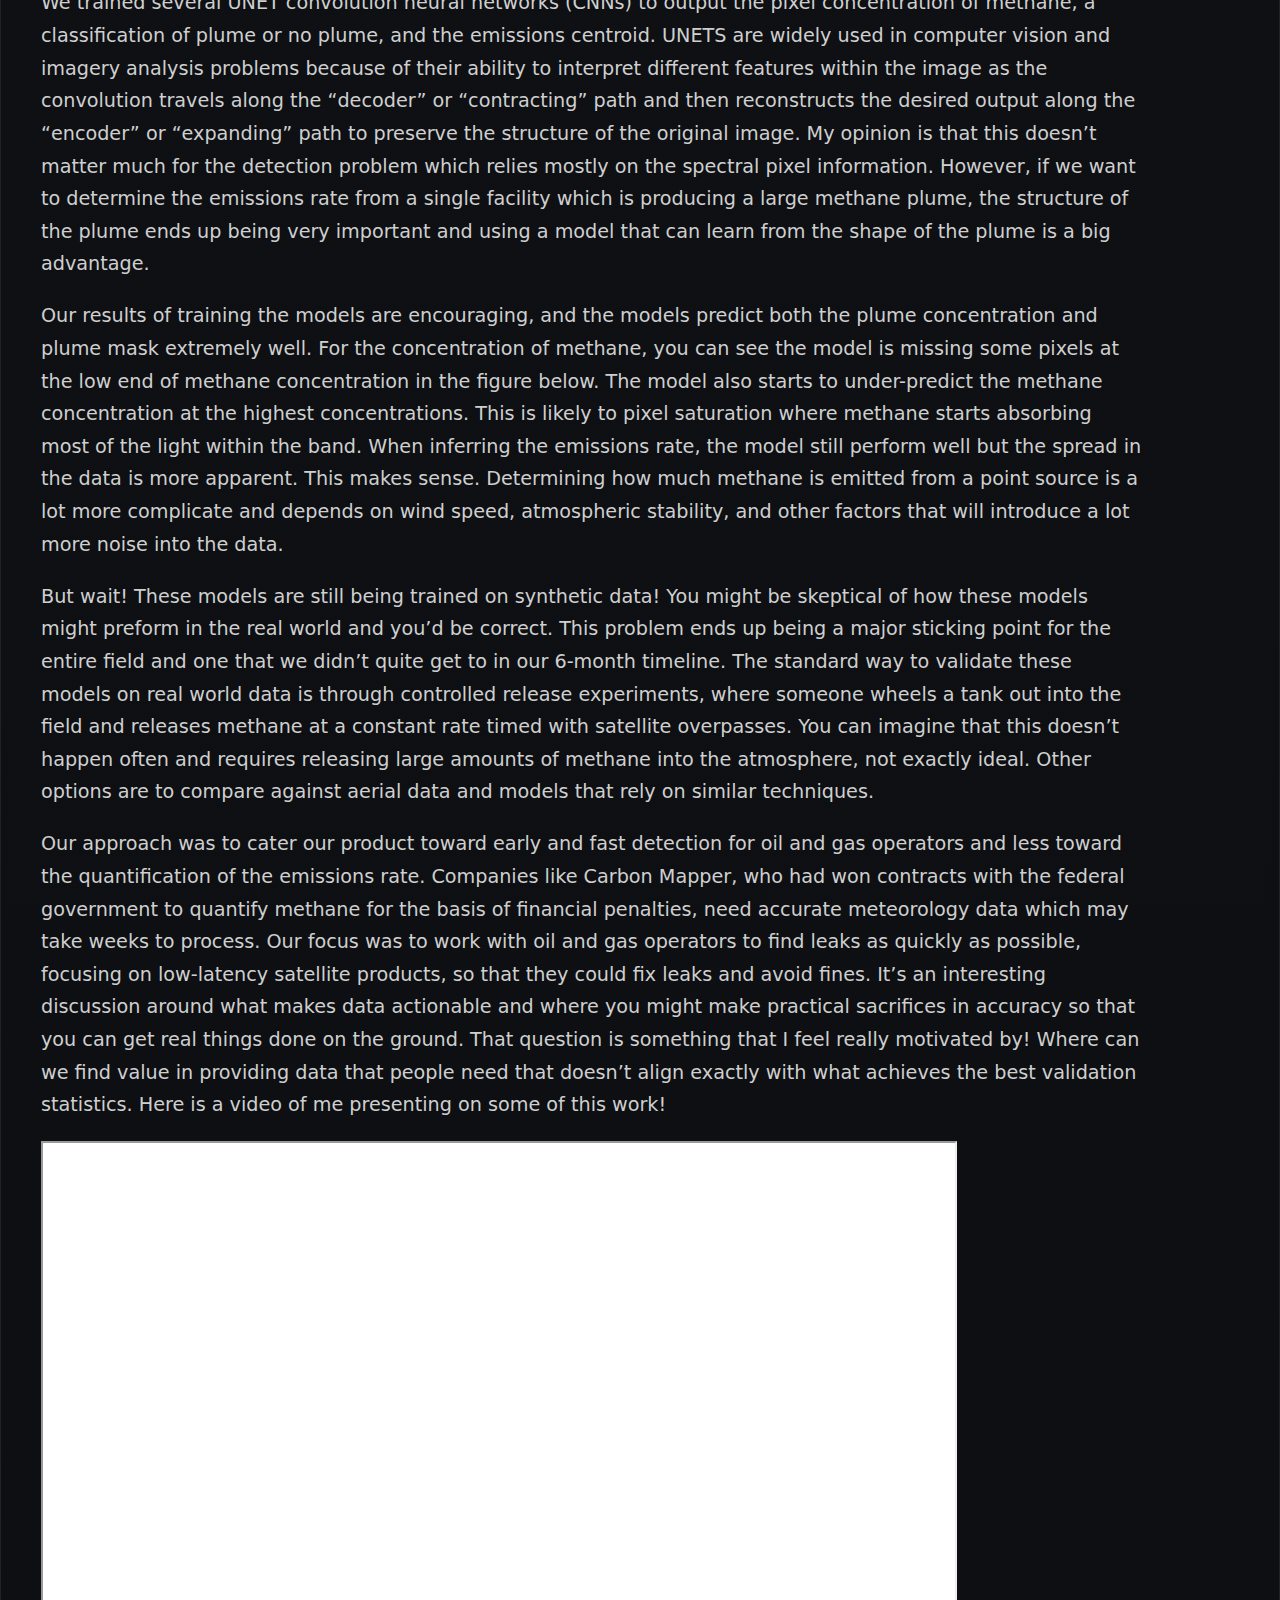
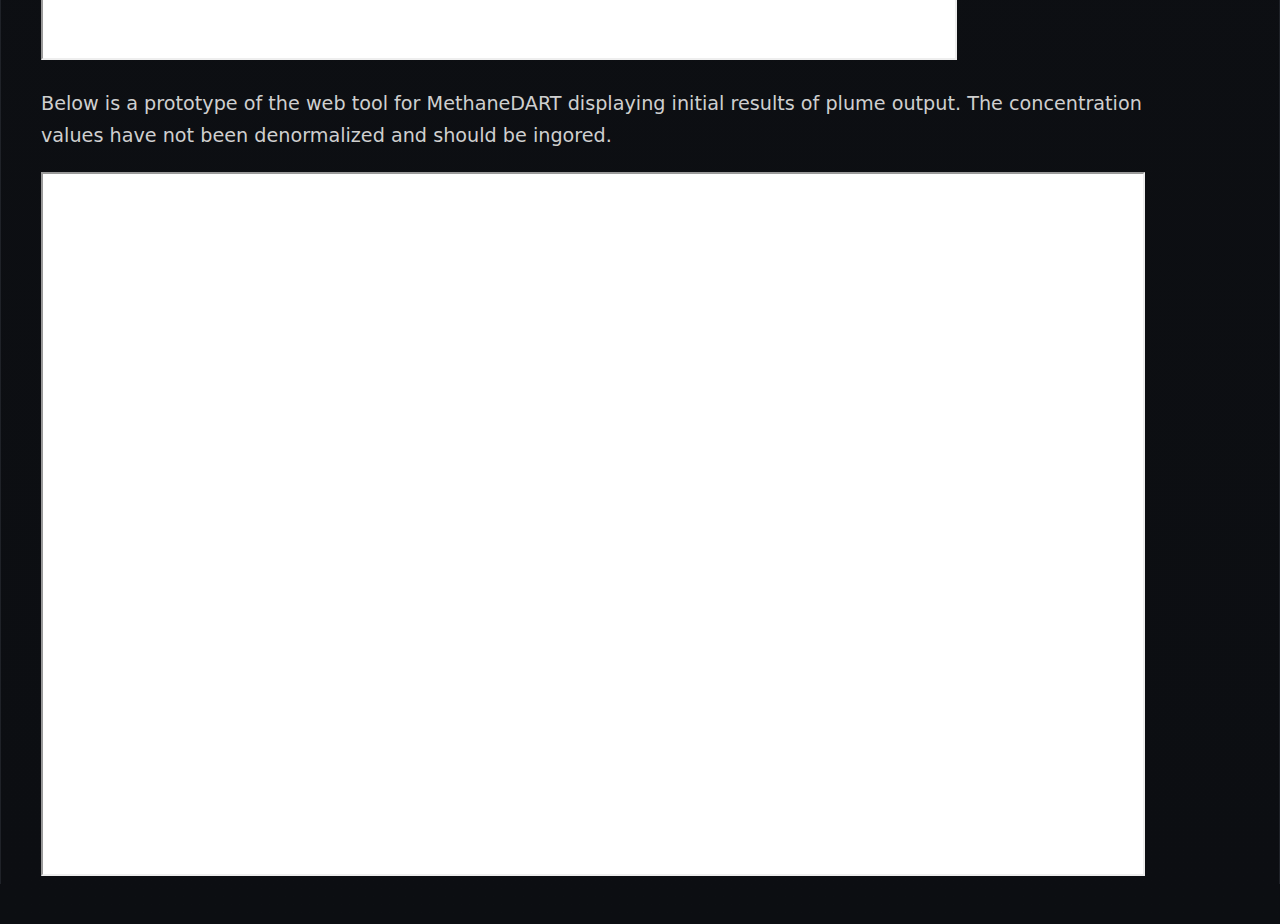
<file: projects/methane-detection.html>
<!DOCTYPE html>
<html lang="en">
<head>
  <meta charset="UTF-8">
  <title>Carl Talsma | Portfolio</title>
  <link rel="stylesheet" href="../css/style.css">
  <link rel="icon" type="image/svg+xml" href="https://upload.wikimedia.org/wikipedia/commons/f/fa/Globe.svg">
</head>
<body>

<!-- Google tag (gtag.js) -->
<script async src="https://www.googletagmanager.com/gtag/js?id=G-GNBEYLLBWK"></script>
<script>
  window.dataLayer = window.dataLayer || [];
  function gtag(){dataLayer.push(arguments);}
  gtag('js', new Date());

  gtag('config', 'G-GNBEYLLBWK');
</script>

<header>
  <h1>Carl Talsma</h1>
  <p>Geospatial Data Scientist | Climate & Energy | Hydrology</p>
  <nav>
    <a href="../index.html"> Home</a>
    <a href="../assets/cv/">CV</a>
    <a href="index.html">Projects</a>
    <a href="../Gallery/index.html">Gallery</a>
    <a href="../index.html#contact">Contact</a>
    <a href="../index.html#about">About</a>
  </nav>
</header>


<section id="methane">
  <div class="layout">
    <div class="main-content">
      <h1>Methane Detection Platform</h1>

      <p>
      I was awarded a Phase I SBIR award though <a href="https://www.sbir.gov/awards/207780">NOAA</a> to create a methane emissions detection and quantification platform, called MethanEDART (The Methane Emissions Detection and Resource management Toolkit). I lead the conception and proposal development for the project, securing funding through a competitive peer-revie process, and managed the technical, administrative, and reporting aspects of the grant. In a short six-month period, along with a team of scientists, I was able to successfully train machine learning algorithms on satellite data and physical models to detect and quantify methane plumes from natural gas and oil wells, processing facilities, and landfills. We built a working prototype of a web tool to eventually develop a licensable software product targeted at providing quick detection results to oil and gas operators. The following describes the project methods and machine learning in greater detail.
      </p>

      <p>
      Methane detection using satellite data has a fairly robust set of literature and in the past several years as become a much more competitive field. When we originally applied for MethanEDART funding (2023), the need for a comprehensive methane detection platform was clear and achievable. The market has since evolved dramatically over the past several years to become a much more competitive market (see Carbon Mapper). The commercial case for methane detection was initially reinforced by Inflation Reduction Act incentives, then eroded following the rollback of methane penalties under the Trump administration.
      </p>

      <p>
      But let's get to the fun data stuff! Methane is a strong absorber of light in the near infrared (NIR) with three distinct peaks of absorption all within the NIR spectrum of light. Fortunately, there are many satellite products that collect data in the near infrared including LANDSAT, Sentinel 2, EMIT, Tanager, MethaneSAT (lost in space!), and more. As with pretty much any other satellite data investigation, trade-offs between spectral, spatial, and temporal resolution are important with hyperspectral products from instruments like EMIT offering hyperspectral bands at a high spatial resolution that are great for detecting Methane, but with relative longer periods of repeated overpasses. Other products, like Sentinel 2, offer more frequent overpasses (~once very 5 days) but with only 2 large bands within the requisite NIR absorption wavelengths. To pinpoint facility emissions, we need at least a spatial resolution of 100m. We started out using EMIT and Sentinel 2 data but many many more satellite products work for methane detection and which to choose depends both on your use case and who uses the product at the end of the day (science, government, or industry). 
      </p>
      

      <p>
      Next, we have to train a model to turn the satellite data into useful information regarding methane (detection or quantification). Unfortunately, there’s not much ground-based observations of methane concentration values that we can use. Most of the literature depends on physical models of methane plumes to train ML models, which then get used to detect real plumes. Once we have a physical model that can generate realistic methane plumes, we can embed that plume into real satellite imagery using Beer’s law which relates the concentration of a gas within a column to the absorption of light by the gas in the column. We then train a neural network on the embedded imagery to output the pixel concentration or a classification of plume or no-plume. We chose to use a relatively simple gaussian plume model in order to produce a bunch of plumes under various meteorological and emissions conditions to create a very large dataset for training. The tradeoff here is that there are more complex plume models that would give us more realistic methane plumes, but given the time constraints of the project we chose to produce a bunch of simple plumes to produce a large training dataset in a relatively short amount of time.
      </p>

      <p>
      We trained several UNET convolution neural networks (CNNs) to output the pixel concentration of methane, a classification of plume or no plume, and the emissions centroid. UNETS are widely used in computer vision and imagery analysis problems because of their ability to interpret different features within the image as the convolution travels along the “decoder” or “contracting” path and then reconstructs the desired output along the “encoder” or “expanding” path to preserve the structure of the original image. My opinion is that this doesn’t matter much for the detection problem which relies mostly on the spectral pixel information. However, if we want to determine the emissions rate from a single facility which is producing a large methane plume, the structure of the plume ends up being very important and using a model that can learn from the shape of the plume is a big advantage. 
      </p>

      <p>
      Our results of training the models are encouraging, and the models predict both the plume concentration and plume mask extremely well. For the concentration of methane, you can see the model is missing some pixels at the low end of methane concentration in the figure below. The model also starts to under-predict the methane concentration at the highest concentrations. This is likely to pixel saturation where methane starts absorbing most of the light within the band. When inferring the emissions rate, the model still perform well but the spread in the data is more apparent. This makes sense. Determining how much methane is emitted from a point source is a lot more complicate and depends on wind speed, atmospheric stability, and other factors that will introduce a lot more noise into the data. 
      </p>

      <p>
      But wait! These models are still being trained on synthetic data! You might be skeptical of how these models might preform in the real world and you’d be correct. This problem ends up being a major sticking point for the entire field and one that we didn’t quite get to in our 6-month timeline. The standard way to validate these models on real world data is through controlled release experiments, where someone wheels a tank out into the field and releases methane at a constant rate timed with satellite overpasses. You can imagine that this doesn’t happen often and requires releasing large amounts of methane into the atmosphere, not exactly ideal. Other options are to compare against aerial data and models that rely on similar techniques. 
      </p>

      <p>
      Our approach was to cater our product toward early and fast detection for oil and gas operators and less toward the quantification of the emissions rate. Companies like Carbon Mapper, who had won contracts with the federal government to quantify methane for the basis of financial penalties, need accurate meteorology data which may take weeks to process. Our focus was to work with oil and gas operators to find leaks as quickly as possible, focusing on low-latency satellite products, so that they could fix leaks and avoid fines. It’s an interesting discussion around what makes data actionable and where you might make practical sacrifices in accuracy so that you can get real things done on the ground. That question is something that I feel really motivated by! Where can we find value in providing data that people need that doesn’t align exactly with what achieves the best validation statistics. 
      Here is a video of me presenting on some of this work!
      </p>



      <div class="video-container">
        <iframe
          width="912"
          height="515"
          src="https://www.youtube-nocookie.com/embed/p9E4RWedXqU"
          title="Methane Detection Platform Demo"
          allow="accelerometer; encrypted-media; gyroscope; picture-in-picture"
          allowfullscreen>
        </iframe>
      </div>

      <p>
      Below is a prototype of the web tool for MethaneDART displaying initial results of plume output. The concentration values have not been denormalized and should be ingored.
      </p>

      <div class="video-container">
        <iframe
          width="1100"
          height="700"
          src="https://apps.carbonsolutionsllc.com/methanedart/"
          title="Methane Detection Platform Demo"
          allow="accelerometer; encrypted-media; gyroscope; picture-in-picture"
          allowfullscreen>
        </iframe>
      </div>

    </div>
    <div class="side-content">
      <img src ="../assets/figures/methaneDART/methaneDART_workflow.png" width="100%">
      <img src ="../assets/figures/methaneDART/plume_prediction_9panel.png" width="100%">
      <img src ="../assets/figures/methaneDART/concentration_scatter.png" width="100%">
      <img src ="../assets/figures/methaneDART/emissions_scatter.png" width="100%">
    </div>
  </div>
</section>

</body>
</html>
</file>
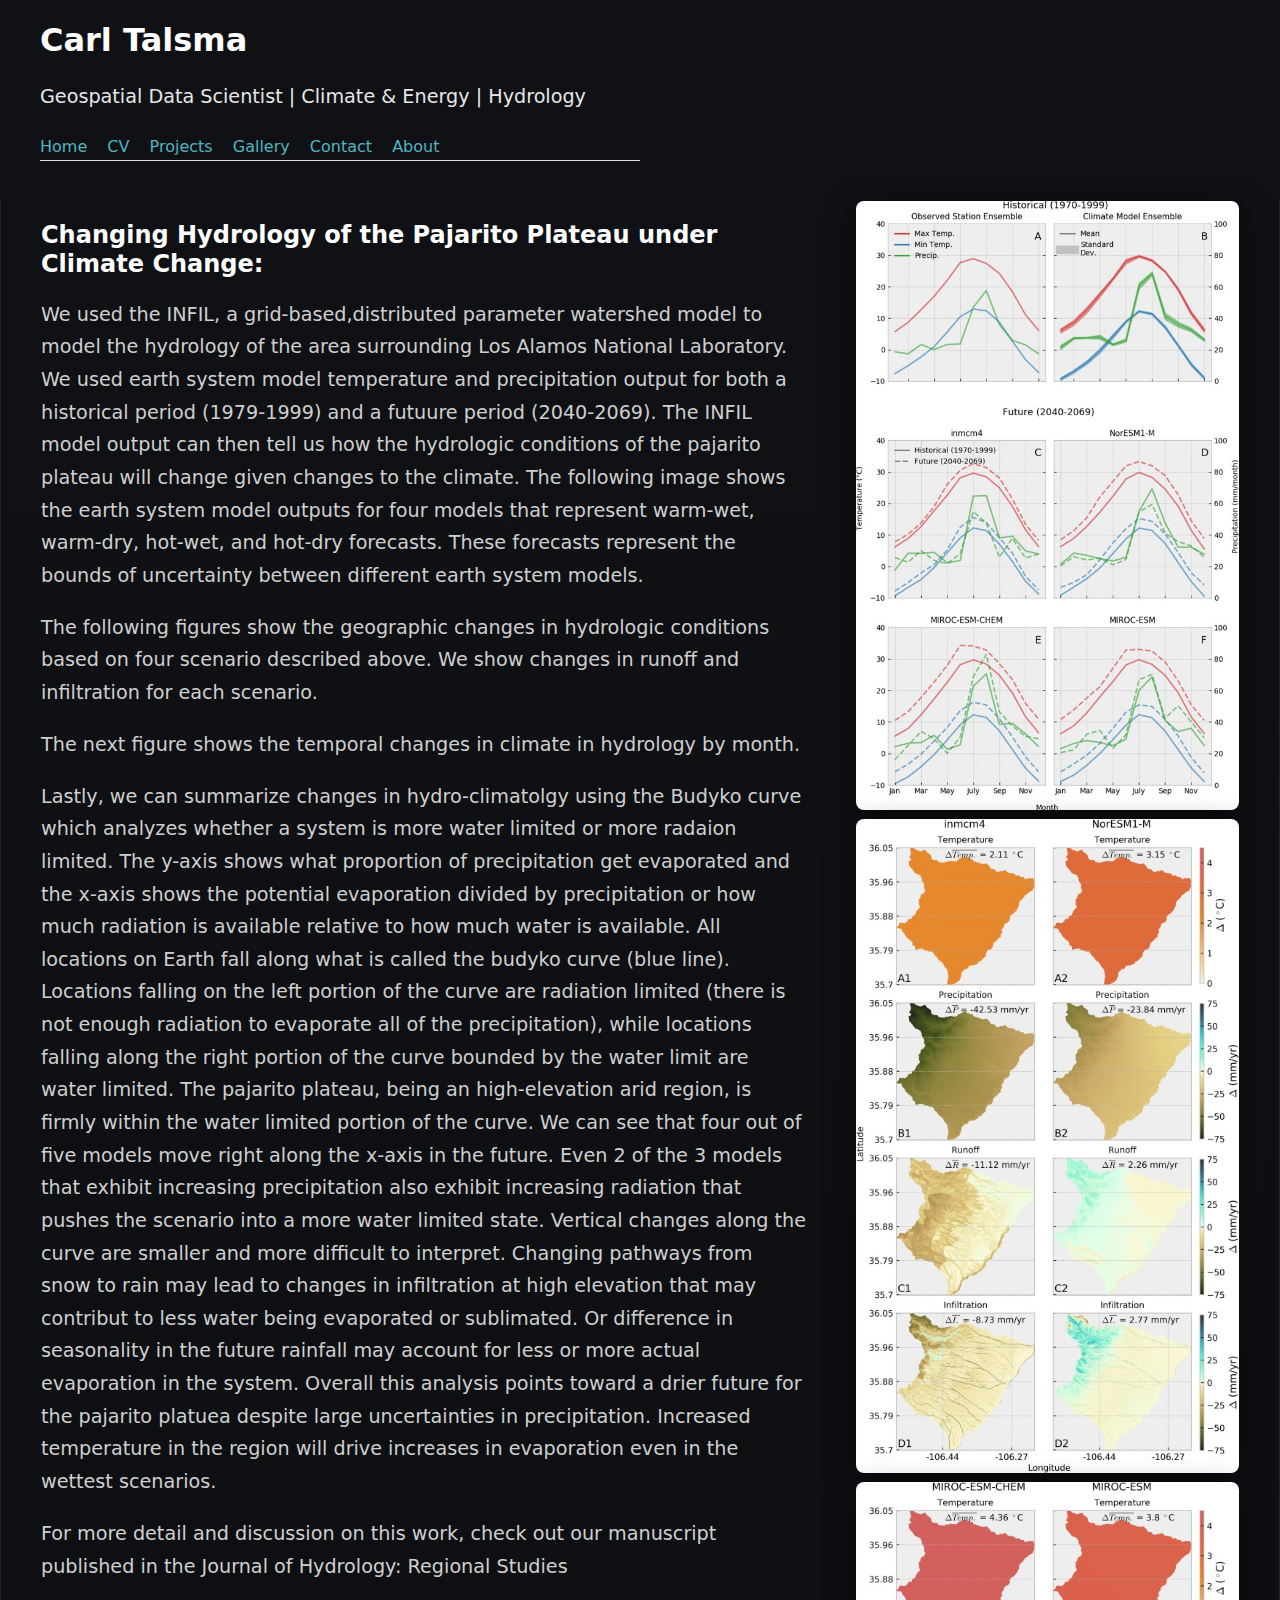
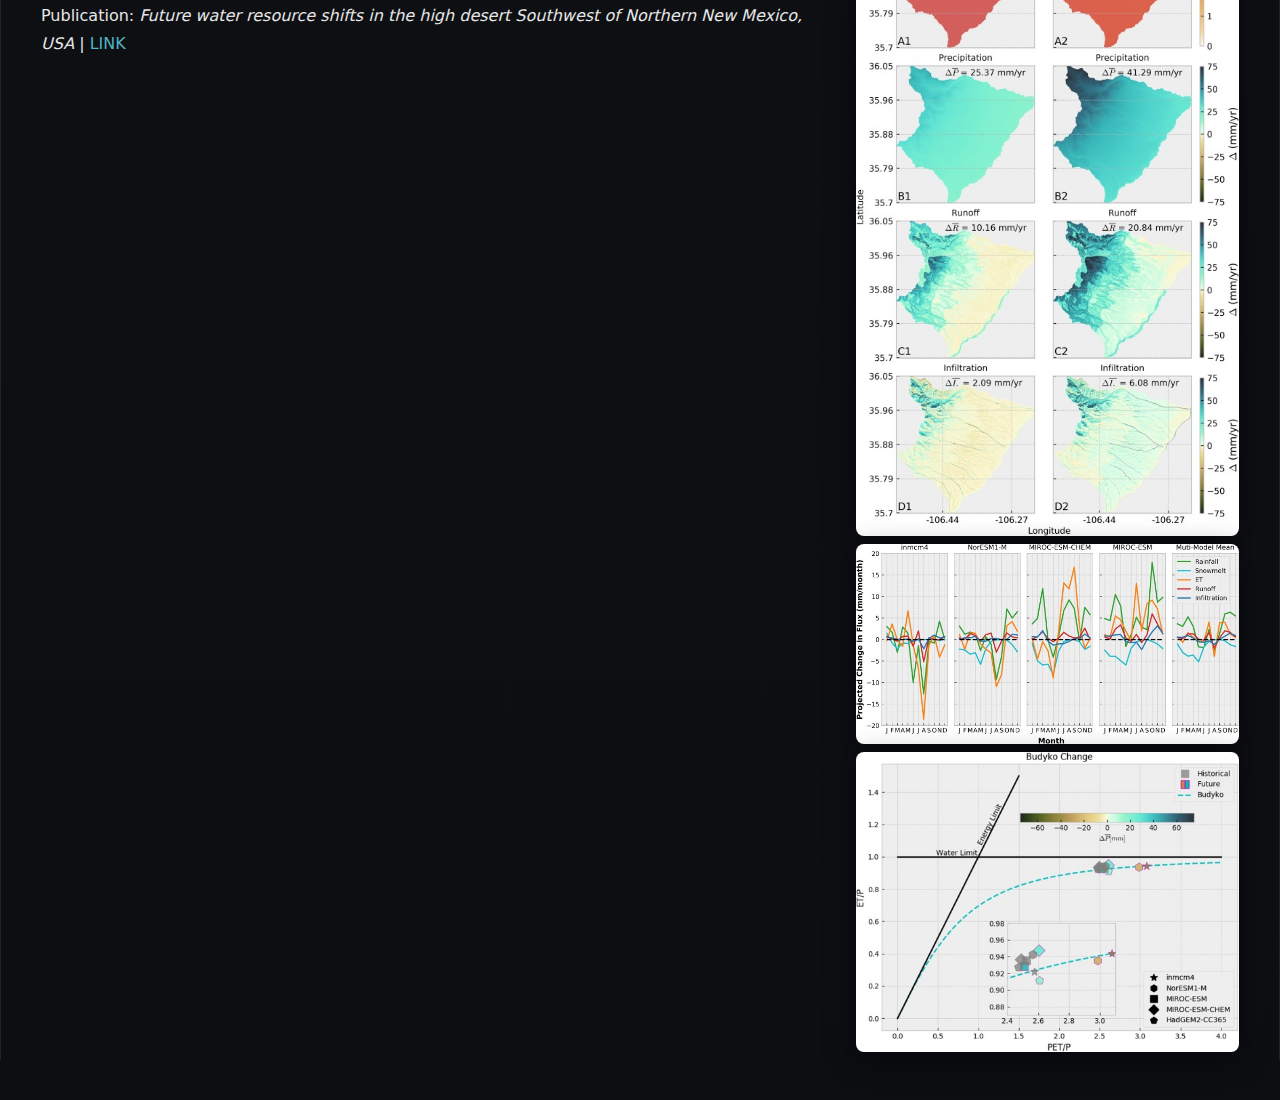
<file: projects/pajarito.html>
<!DOCTYPE html>
<html lang="en">
<head>
  <meta charset="UTF-8">
  <title>Carl Talsma | Portfolio</title>
  <link rel="stylesheet" href="../css/style.css">
  <link rel="icon" type="image/svg+xml" href="https://upload.wikimedia.org/wikipedia/commons/f/fa/Globe.svg">
</head>
<body>

<header>
  <h1>Carl Talsma</h1>
  <p>Geospatial Data Scientist | Climate & Energy | Hydrology</p>
  <nav>
    <a href="../index.html"> Home</a>
    <a href="../assets/cv/">CV</a>
    <a href="index.html">Projects</a>
    <a href="../Gallery/index.html">Gallery</a>
    <a href="../index.html#contact">Contact</a>
    <a href="../index.html#about">About</a>
  </nav>
</header>

<section id="pajarito">
  <div class="layout">
    <div class="main-content">
      <h2>Changing Hydrology of the Pajarito Plateau under Climate Change:</h2>
      <p>
      We used the INFIL, a grid-based,distributed parameter watershed model to model the hydrology of the area surrounding Los Alamos National Laboratory.
      We used earth system model temperature and precipitation output for both a historical period (1979-1999) and a futuure period (2040-2069).
      The INFIL model output can then tell us how the hydrologic conditions of the pajarito plateau will change given changes to the climate.
      The following image shows the earth system model outputs for four models that represent warm-wet, warm-dry, hot-wet, and hot-dry forecasts.
      These forecasts represent the bounds of uncertainty between different earth system models.
      </p>

      <p>
      The following figures show the geographic changes in hydrologic conditions based on four scenario described above.
      We show changes in runoff and infiltration for each scenario. 
      </p>

      <p>
        The next figure shows the temporal changes in climate in hydrology by month.
      </p>

      <p>
      Lastly, we can summarize changes in hydro-climatolgy using the Budyko curve which analyzes whether a system is more water limited or more radaion limited.
      The y-axis shows what proportion of precipitation get evaporated and the x-axis shows the potential evaporation divided by precipitation or how much radiation is available relative to how much water is available. 
      All locations on Earth fall along what is called the budyko curve (blue line).
      Locations falling on the left portion of the curve are radiation limited (there is not enough radiation to evaporate all of the precipitation),
      while locations falling along the right portion of the curve bounded by the water limit are water limited.
      The pajarito plateau, being an high-elevation arid region, is firmly within the water limited portion of the curve.
      We can see that four out of five models move right along the x-axis in the future. 
      Even 2 of the 3 models that exhibit increasing precipitation also exhibit increasing radiation that pushes the scenario into a more water limited state.
      Vertical changes along the curve are smaller and more difficult to interpret. Changing pathways from snow to rain may lead to changes in infiltration at high elevation that may contribut to less water being evaporated or sublimated.
      Or difference in seasonality in the future rainfall may account for less or more actual evaporation in the system. Overall this analysis points toward a drier future for the pajarito platuea despite large uncertainties in precipitation. 
      Increased temperature in the region will drive increases in evaporation even in the wettest scenarios.
      </p>

      <p>
        For more detail and discussion on this work, check out our manuscript published in the Journal of Hydrology: Regional Studies
      </p>

      Publication: <i>Future water resource shifts in the high desert Southwest of Northern New Mexico, USA</i> | <a href="https://www.sciencedirect.com/science/article/pii/S2214581819303027"> LINK</a>
    </div>

    <div class="side-content">
      <img src="../assets/figures/pajarito/climate_models.jpg" width="65%">

      <img src="../assets/figures/pajarito/hydrology_change.jpg" width="65%">

      <img src="../assets/figures/pajarito/hydrology_change_2.jpg" width="65%">

      <img src="../assets/figures/pajarito/temporal_change.jpg" width="65%">

      <img src="../assets/figures/pajarito/budyko.jpg" width="65%">

    </div>
  </div>
</section>
</body>
</html>
</file>
<file: css/style.css>
/*body {
  font-family: system-ui, -apple-system, sans-serif;
  max-width: 900px;
  margin: 40px auto;
  padding: 0 20px;
  line-height: 1.6;
  color: #222;
}*/

body {
  margin: 0;
  font-family: system-ui, -apple-system, sans-serif;
  background: linear-gradient(180deg, #0f1115 0%, #0c0e12 100%);
  color: #e6e6e6;              /* soft white */
  line-height: 1.7;
}

a {
  color: #4fb5c0;
  text-decoration: none;
}

p {
  font-size: 1.2rem;
}

li {
  font-size: 1.2rem;
}
a:hover {
  text-decoration: underline;
}

h1, h2, h3 {
  color: #ffffff;
}

iframe {
  background-color: white;
}

header {
  width: 600px;
  border-bottom: 1px solid #ddd;
  margin-bottom: 40px;
  margin-left:40px;
}

nav a {
  margin-right: 15px;
  text-decoration: none;
  color: #4fb5c0;
}

nav a:hover {
  text-decoration: underline;
}

h1, h2 {
  line-height: 1.2;
}

.red {
  color: rgb(157, 30, 30);
}

.layout {
  display: grid;
  grid-template-columns: 2fr 1fr;  /* 2/3 + 1/3 */
  gap: 3rem;
  max-width: 1800px;
  margin: 40px auto;
  padding: 0 40px;
}

.main-content p {
  color: #cfcfcf;
}

.side-content img {
  box-shadow: 0 8px 30px rgba(0,0,0,0.5);
}

.layout {
  border-left: 1px solid #1f2228;
  border-right: 1px solid #1f2228;
}

.main-content h1 {
  font-size: 2.5rem;
  letter-spacing: -1px;
}


.side-content img,
.side-content iframe {
  width: 100%;
  border-radius: 8px;
}

.side-content {
  position: sticky;
  top: 100px;
}

@media (max-width: 900px) {
  .layout {
    grid-template-columns: 1fr;
  }

  .side-content {
    position: static;
  }
}

#map {
  height: 500px;
  border-radius: 8px;
}


/* Figures Section */
.figures-section {
  margin: 80px auto;
  max-width: 1400px;
  padding: 0 40px;
}

.figure-grid {
  display: grid;
  grid-template-columns: repeat(3, 1fr); /* 3 columns */
  gap: 2rem;
  margin-top: 2rem;
}

.figure-grid figure {
  margin: 0;
}

.figure-grid img {
  width: 100%;
  border-radius: 8px;
  display: block;
  box-shadow: 0 8px 30px rgba(0,0,0,0.4);
}

.figure-grid figcaption {
  margin-top: 0.75rem;
  font-size: 0.9rem;
  color: #cfcfcf;
}

@media (max-width: 1000px) {
  .figure-grid {
    grid-template-columns: repeat(2, 1fr);
  }
}

@media (max-width: 600px) {
  .figure-grid {
    grid-template-columns: 1fr;
  }
}

.figure-grid img {
  transition: transform 0.25s ease, box-shadow 0.25s ease;
}

.figure-grid img:hover {
  transform: translateY(-6px);
  box-shadow: 0 14px 40px rgba(0,0,0,0.6);
}
</file>
